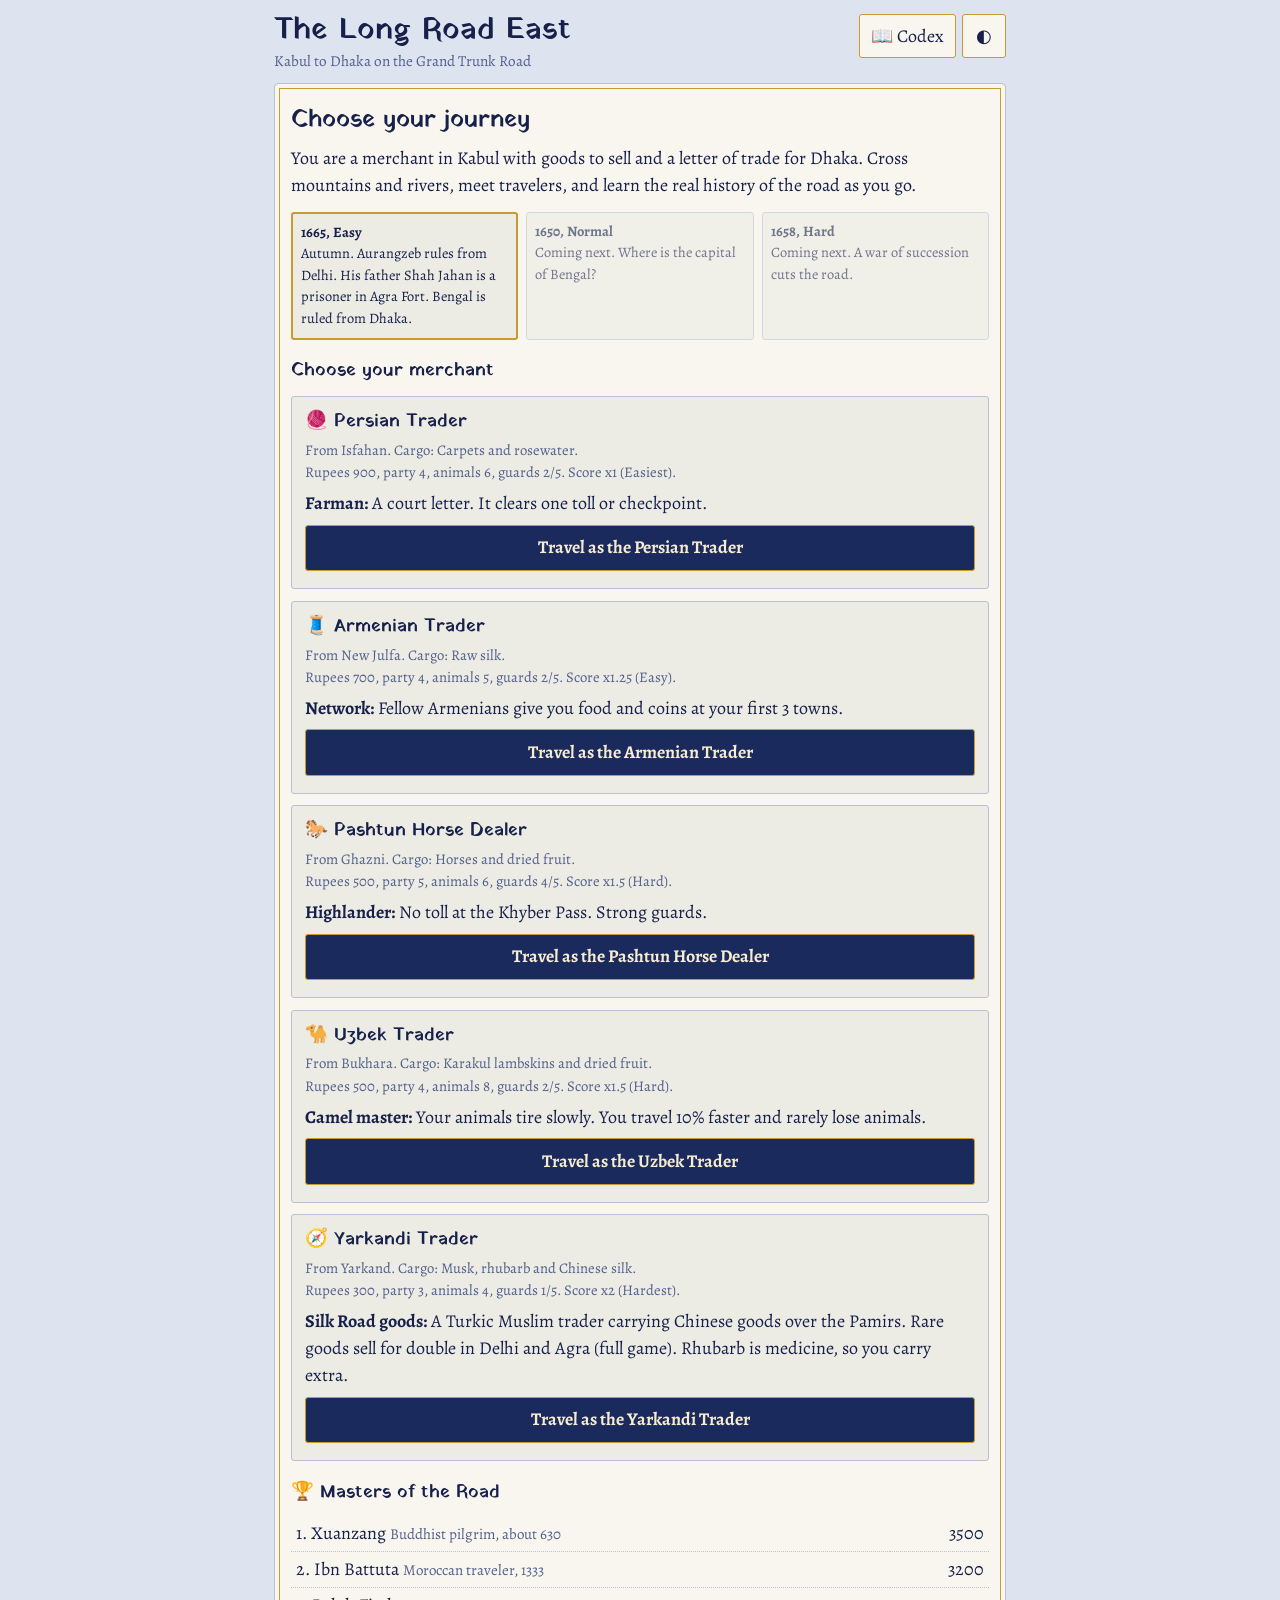
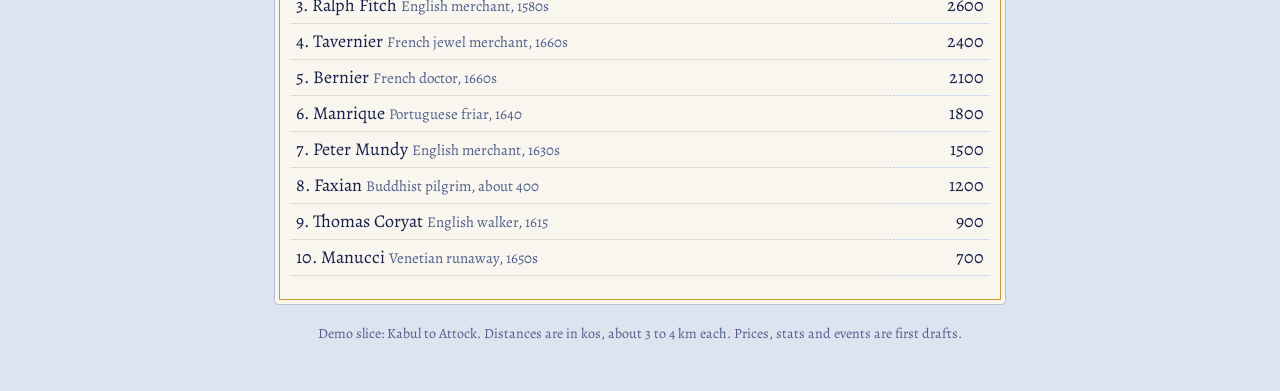
<file: baseline/index.html>
<!DOCTYPE html>
<html lang="en">
<head>
<meta charset="utf-8">
<meta name="viewport" content="width=device-width, initial-scale=1, viewport-fit=cover">
<title>The Long Road East: Kabul to Dhaka, 1665</title>
<link rel="preconnect" href="https://fonts.googleapis.com">
<link rel="preconnect" href="https://fonts.gstatic.com" crossorigin>
<link href="https://fonts.googleapis.com/css2?family=Alegreya:ital,wght@0,400;0,500;0,700;1,400&family=Yatra+One&display=swap" rel="stylesheet">
<style>
:root{
  box-sizing:border-box;
  padding-top:env(safe-area-inset-top,0px);
  padding-bottom:env(safe-area-inset-bottom,0px);
  --bg:#dde4f0; --panel:#f8f6ef; --panel2:#ecebe4; --ink:#16204a; --muted:#51608c;
  --gold:#a97a1a; --gold-line:#c79a32; --accent:#a8281a; --good:#2a7a5a;
  --btn:#1b2a5c; --btn-ink:#f6ecd0; --line:#b9c1d8; --stone:#b79a63;
}
@media (prefers-color-scheme:dark){
  :root:not([data-theme="light"]){
    --bg:#0d1430; --panel:#16204a; --panel2:#1f2c60; --ink:#efe7d2; --muted:#a9b3d6;
    --gold:#e5b44d; --gold-line:#e5b44d; --accent:#ff9a82; --good:#6fd0a6;
    --btn:#e5b44d; --btn-ink:#14204a; --line:#33437f; --stone:#d2b36f;
  }
}
:root[data-theme="dark"]{
  --bg:#0d1430; --panel:#16204a; --panel2:#1f2c60; --ink:#efe7d2; --muted:#a9b3d6;
  --gold:#e5b44d; --gold-line:#e5b44d; --accent:#ff9a82; --good:#6fd0a6;
  --btn:#e5b44d; --btn-ink:#14204a; --line:#33437f; --stone:#d2b36f;
}
html{scroll-padding-top:env(safe-area-inset-top,0px)}
*,*::before,*::after{box-sizing:inherit}
body{margin:0;background:var(--bg);color:var(--ink);font-family:"Alegreya",Georgia,"Times New Roman",serif;font-size:18px;line-height:1.5}
.wrap{max-width:760px;margin:0 auto;padding:14px 14px 40px}
h1,h2,h3,h4{font-family:"Yatra One","Alegreya",Georgia,serif;font-weight:400;margin:0}
h1{font-size:1.9rem;line-height:1.1}
h2{font-size:1.5rem;margin-bottom:.3rem}
h3{font-size:1.15rem;margin:1.1rem 0 .4rem}
h4{font-size:1rem;margin:.2rem 0 .3rem}
p{margin:.45rem 0}
.muted{color:var(--muted)}
.top{display:flex;justify-content:space-between;align-items:flex-start;gap:10px;margin-bottom:10px}
.sub{margin:.15rem 0 0;color:var(--muted);font-size:.95rem}
.tools{display:flex;gap:6px}
.tool{min-height:44px;min-width:44px;padding:0 .7rem;font:inherit;background:var(--panel);color:var(--ink);border:1px solid var(--gold-line);border-radius:3px;cursor:pointer}
.tool:hover{background:var(--btn);color:var(--btn-ink)}
button:focus-visible{outline:3px solid var(--accent);outline-offset:2px}

.hud{display:grid;grid-template-columns:repeat(4,1fr);gap:6px;margin-bottom:10px}
.chip{background:var(--panel);border:1px solid var(--line);border-radius:3px;padding:3px 6px;display:flex;flex-direction:column;align-items:center;line-height:1.15}
.chip .ic{font-size:1rem}.chip .lb{font-size:.72rem;color:var(--muted)}.chip b{font-size:1rem}
.dateline{grid-column:1/-1;text-align:center;color:var(--muted);font-size:.95rem}

.ribbon{position:relative;height:84px;margin:4px 0 12px}
.ribbon .line{position:absolute;top:44px;left:6%;right:6%;height:0;border-top:2px dashed var(--gold-line)}
.ribbon .node{position:absolute;top:22px;transform:translateX(-50%);text-align:center;width:74px}
.minar{width:14px;height:28px;margin:0 auto;background:var(--stone);clip-path:polygon(20% 0,80% 0,100% 100%,0 100%);opacity:.55}
.node.done .minar{opacity:1}.node.here .minar{opacity:1;background:var(--accent)}
.node span{display:block;font-size:.8rem;line-height:1.1;margin-top:2px}
.caravan{position:absolute;top:0;transform:translateX(-50%);font-size:1.6rem;transition:left .6s linear}

.panel{background:var(--panel);border:1px solid var(--line);border-radius:4px;padding:18px 16px;box-shadow:inset 0 0 0 4px var(--panel),inset 0 0 0 5px var(--gold-line)}
.msg{background:var(--panel2);border-left:4px solid var(--gold-line);padding:.5rem .7rem;margin:.6rem 0}
.mono{font-style:italic;color:var(--ink)}
.result{border-left:4px solid var(--good);padding:.3rem .7rem;margin:.7rem 0;background:var(--panel2)}

.btn{display:block;width:100%;min-height:44px;margin:6px 0;padding:.55rem .85rem;text-align:left;font:inherit;color:var(--ink);background:var(--panel2);border:1px solid var(--gold-line);border-radius:3px;cursor:pointer}
.btn:hover:not([disabled]){background:var(--btn);color:var(--btn-ink)}
.btn[disabled]{opacity:.5;cursor:not-allowed}
.btn.primary{background:var(--btn);color:var(--btn-ink);text-align:center;font-weight:700}
.btn.primary:hover:not([disabled]){background:var(--accent);color:#fff}
.btn.on{background:var(--btn);color:var(--btn-ink);font-weight:700}
.seg{display:flex;gap:6px}.seg .btn{text-align:center;margin:0;padding:.4rem .3rem}
.grid2{display:grid;grid-template-columns:1fr 1fr;gap:0 8px}
.row{display:flex;gap:8px}.row .btn{text-align:center}
.ctl{display:grid;grid-template-columns:1fr 1fr;gap:10px;margin:.8rem 0}

.party{display:grid;gap:5px;margin:.7rem 0}
.mem{display:grid;grid-template-columns:minmax(90px,1.1fr) 2fr 70px;gap:8px;align-items:center;font-size:.95rem}
.mem em{font-style:normal;text-align:right;color:var(--muted);font-size:.85rem}
.bar{display:block;height:9px;background:var(--panel2);border:1px solid var(--line);border-radius:5px;overflow:hidden}
.bar i{display:block;height:100%;background:var(--good)}
.mem.fair .bar i{background:#b8a02e}.mem.poor .bar i{background:#d08a2a}.mem.vpoor .bar i,.mem.dying .bar i{background:var(--accent)}
.mem.dead{opacity:.45;text-decoration:line-through}

.prog{height:16px;background:var(--panel2);border:1px solid var(--gold-line);border-radius:8px;overflow:hidden;margin:.6rem 0 .2rem}
.prog i{display:block;height:100%;background:var(--gold-line);transition:width .6s linear}
.log{list-style:none;margin:0;padding:0;font-size:.95rem;min-height:5.5em}
.log li{padding:2px 0;border-bottom:1px dotted var(--line)}

.card{border:1px solid var(--gold-line);background:var(--panel2);padding:.6rem .8rem;margin:.6rem 0;border-radius:3px}
.card b{font-family:"Yatra One",Georgia,serif;font-weight:400}
.kind{display:inline-block;font-size:.8rem;padding:0 .45rem;border:1px solid var(--gold-line);border-radius:10px;margin-right:.4rem;color:var(--muted)}
.locked{opacity:.6;font-style:italic}

.scen{display:grid;grid-template-columns:repeat(3,1fr);gap:8px;margin:.8rem 0}
.scen div{border:1px solid var(--line);padding:.5rem;font-size:.9rem;border-radius:3px;background:var(--panel2)}
.scen .act{border:2px solid var(--gold-line)}.scen .lock{opacity:.6}
.mc{border:1px solid var(--line);border-radius:3px;padding:.7rem .8rem;margin:.7rem 0;background:var(--panel2)}
.mc h3{margin:0 0 .2rem}.mc .facts{font-size:.92rem;color:var(--muted)}

.overlay{position:fixed;inset:0;background:rgba(5,9,25,.72);display:flex;align-items:flex-start;justify-content:center;padding:calc(14px + env(safe-area-inset-top,0px)) 12px calc(14px + env(safe-area-inset-bottom,0px));overflow-y:auto;z-index:20}
.overlay .panel{width:100%;max-width:640px}
.note{margin-top:18px;font-size:.88rem;color:var(--muted);text-align:center}
.score{width:100%;border-collapse:collapse;margin:.6rem 0}
.score td{padding:.25rem .3rem;border-bottom:1px dotted var(--line)}.score td:last-child{text-align:right}
.score tr.tot td{font-weight:700;border-bottom:2px solid var(--gold-line)}
@media (max-width:480px){body{font-size:17px}.mem{grid-template-columns:1fr 1fr 60px}.scen{grid-template-columns:1fr}}
.dayhead{display:flex;justify-content:space-between;align-items:baseline;gap:8px;border-bottom:2px solid var(--gold-line);padding-bottom:.3rem;margin-bottom:.6rem}
.dayhead b{font-family:"Yatra One",Georgia,serif;font-weight:400;font-size:1.6rem}
.dayhead span{color:var(--muted)}
.msg.warn{border-left-color:var(--accent)}
.btn small{display:block;font-size:.85rem;color:var(--muted)}
.btn:hover:not([disabled]) small{color:inherit}
.btn.sell{border-left:6px solid var(--good)}
.btn.buy{border-left:6px solid var(--gold-line)}
.field-row{display:grid;grid-template-columns:110px 1fr;gap:8px;align-items:center;margin:6px 0}
.field-row input{font:inherit;padding:.45rem .6rem;min-height:44px;border:1px solid var(--gold-line);border-radius:3px;background:var(--panel2);color:var(--ink)}
.huntfield{position:relative;height:240px;overflow:hidden;border:2px solid var(--gold-line);border-radius:4px;background:linear-gradient(var(--panel2),var(--panel));cursor:crosshair;touch-action:manipulation}
.prey{position:absolute;left:-10%;font-size:2rem;line-height:1;background:none;border:0;padding:6px;cursor:crosshair;color:inherit}
@media (prefers-reduced-motion:reduce){.caravan,.prog i{transition:none}}
</style>
</head>
<body>
<div class="wrap">
  <header class="top">
    <div>
      <h1>The Long Road East</h1>
      <p class="sub">Kabul to Dhaka on the Grand Trunk Road</p>
    </div>
    <div class="tools">
      <button class="tool" id="btnCodex" type="button">📖 Codex</button>
      <button class="tool" id="btnTheme" type="button" aria-label="Switch between light and dark">◐</button>
    </div>
  </header>
  <div id="hudHost"></div>
  <div id="ribbonHost"></div>
  <main id="screen"></main>
  <div id="modalHost"></div>
  <div id="codexHost"></div>
  <p class="note">Demo slice: Kabul to Attock. Distances are in kos, about 3 to 4 km each. Prices, stats and events are first drafts.</p>
</div>

<script>
(function(){
'use strict';

/* ---------- helpers ---------- */
const $=(s)=>document.querySelector(s);
const scr=$('#screen');
const rnd=(a,b)=>a+Math.random()*(b-a);
const chance=p=>Math.random()<p;
const clamp=(x,a,b)=>Math.max(a,Math.min(b,x));
const pick=a=>a[Math.floor(Math.random()*a.length)];
let G=null, reg=[], timer=null;
const TICK_MS=1400;
const PERSIST=true; // graves and the top-ten list are kept in this browser only
function load(k,d){ if(!PERSIST)return d; try{ const v=localStorage.getItem(k); return v?JSON.parse(v):d; }catch(e){ return d; } }
function store(k,v){ if(!PERSIST)return; try{ localStorage.setItem(k,JSON.stringify(v)); }catch(e){} }
const esc=t=>String(t).replace(/[&<>"']/g,c=>({'&':'&amp;','<':'&lt;','>':'&gt;','"':'&quot;',"'":'&#39;'}[c]));

function B(label,fn,cls,dis){ reg.push(fn); return '<button type="button" class="btn '+(cls||'')+'" data-r="'+(reg.length-1)+'"'+(dis?' disabled':'')+'>'+label+'</button>'; }
document.addEventListener('click',e=>{ const b=e.target.closest('[data-r]'); if(!b||b.disabled)return; const f=reg[+b.dataset.r]; if(f)f(); });

/* ---------- rules ---------- */
// Distance is measured in kos (roughly 3 to 4 km). Food is measured in person-days.
const PACES={
  steady:{label:'Steady',kos:6,hp:0,lame:0},
  hard:{label:'Hard',kos:8,hp:-2.5,lame:.02},
  forced:{label:'Forced',kos:10,hp:-5,lame:.06}
};
const RATIONS={
  filling:{label:'Filling',per:1,hp:1},
  meager:{label:'Meager',per:0.66,hp:-1.5},
  bare:{label:'Bare bones',per:0.33,hp:-4}
};
const FOOD_PACK=20, FOOD_COST=40, FODDER_PACK=20, FODDER_COST=15, MED_COST=60, GUIDE_COST=30, ONWARD=55;

const MERCHANTS=[
 {id:'persian',name:'Persian Trader',from:'Isfahan',icon:'🧶',cargo:'Carpets and rosewater',tags:['carpets','scent'],cash:900,party:['Hadi','Reza','Karim','Bahram'],animals:6,guard:2,mult:1,food:30,fodder:35,goods:10,med:1,diff:'Easiest',
  ab:'Farman',abText:'A court letter. It clears one toll or checkpoint.'},
 {id:'armenian',name:'Armenian Trader',from:'New Julfa',icon:'🧵',cargo:'Raw silk',tags:['silk'],cash:700,party:['Hovsep','Petros','Sargis','Avetik'],animals:5,guard:2,mult:1.25,food:30,fodder:30,goods:10,med:1,diff:'Easy',
  ab:'Network',abText:'Fellow Armenians give you food and coins at your first 3 towns.'},
 {id:'pashtun',name:'Pashtun Horse Dealer',from:'Ghazni',icon:'🐎',cargo:'Horses and dried fruit',tags:['horses','fruit'],cash:500,party:['Gul','Zarmast','Rahim','Wali','Dost'],animals:6,guard:4,mult:1.5,food:40,fodder:35,goods:8,med:1,diff:'Hard',
  ab:'Highlander',abText:'No toll at the Khyber Pass. Strong guards.'},
 {id:'uzbek',name:'Uzbek Trader',from:'Bukhara',icon:'🐪',cargo:'Karakul lambskins and dried fruit',tags:['fur','fruit'],cash:500,party:['Bakhtiyar','Olim','Timur','Rustam'],animals:8,guard:2,mult:1.5,food:32,fodder:45,goods:8,med:1,diff:'Hard',
  ab:'Camel master',abText:'Your animals tire slowly. You travel 10% faster and rarely lose animals.'},
 {id:'yarkandi',name:'Yarkandi Trader',from:'Yarkand',icon:'🧭',cargo:'Musk, rhubarb and Chinese silk',tags:['musk','silk'],cash:300,party:['Abdurahman','Tursun','Nurmuhammad'],animals:4,guard:1,mult:2,food:24,fodder:22,goods:6,med:4,diff:'Hardest',
  ab:'Silk Road goods',abText:'A Turkic Muslim trader carrying Chinese goods over the Pamirs. Rare goods sell for double in Delhi and Agra (full game). Rhubarb is medicine, so you carry extra.'}
];

const ROUTE=['kabul','jalalabad','khyber','peshawar','attock'];
const EDGES={
 kabul:[{to:'jalalabad',kos:42,name:'The Kabul River road',risk:.22,w:{wolves:.25,sick:.1,trader:.25,bandits:.15,water:.1,trade:.15},cold:true,game:['🐦','🐏'],
   flavor:['Snow shines on the peaks behind you.','You cross a river on a stone bridge.','Terraced fields cling to the hillsides.','A shepherd waves from a rocky slope.']}],
 jalalabad:[{to:'khyber',kos:22,name:'The road to the pass',risk:.26,w:{bandits:.35,wolves:.15,sick:.1,trader:.15,water:.15,trade:.1},low:true,game:['🐦','🐇'],
   flavor:['The hills turn dry and brown.','A caravan of camels passes, heading west.','You see a watchtower on a ridge.','Dust rises from the road.']}],
 khyber:[{to:'peshawar',kos:15,name:'Down from the pass',risk:.3,w:{bandits:.45,wolves:.1,sick:.1,trader:.15,water:.1,trade:.1},low:true,game:['🐇'],
   flavor:['The mountains fall behind you.','The valley opens into wide plains.','You smell woodsmoke from a village.']}],
 peshawar:[{to:'attock',kos:27,name:'The road past Akora, home of the Khattaks',risk:.24,w:{bandits:.25,water:.2,trade:.2,trader:.2,sick:.1,wolves:.05},low:true,game:['🐦','🐇','🦌'],
   flavor:['Wheat fields stretch across the Peshawar valley.','You pass the village of Akora, home of the Khattak chiefs.','A Mughal courier gallops past toward Peshawar.','Ahead, you glimpse the walls of Attock Fort.']}],
 attock:[]
};

const CARDS={
 kab_then:{stop:'kabul',kind:'Then',title:"Babur's Garden",text:"Babur, founder of the Mughal empire, died in Agra in 1530. He was first buried there, but, as he had wished, his body was later carried back to Kabul and laid in this terraced garden. In 1647 Shah Jahan added a small white marble mosque beside the grave."},
 kab_now:{stop:'kabul',kind:'Now',title:'Gate of the Empire',text:"In 1665 Kabul is a Mughal province and the empire's north-west gate. Aurangzeb rules from Delhi. Every autumn, caravans and Afghan trading clans leave Kabul for India before snow closes the passes. Horses, dried fruit and Central Asian goods go east; Indian cloth, indigo and sugar come back."},
 kab_food:{stop:'kabul',kind:'Food',title:'Kabul Fruit',text:"Kabul is famous for grapes, pomegranates, apricots and melons. Dried fruit keeps for months, so caravans carry it all over Asia. Babur wrote lovingly about Kabul's fruit in his memoirs, the Baburnama, and missed it badly in hot Hindustan."},
 kab_balkh:{stop:'kabul',kind:'Then',title:'The Balkh Disaster',text:"Only 18 years ago, in 1646 and 1647, Shah Jahan sent armies north over the Hindu Kush to conquer Balkh, the Mughals' old homeland. The campaign failed. During the retreat through the snowy mountains, thousands of soldiers and animals died."},
 kab_coin:{stop:'kabul',kind:'Trade',title:'The Silver Rupee',text:"Your coins are silver rupees. Sher Shah Suri issued the silver rupiya in the 1540s, and the Mughals kept it. Mughal coins carry Persian writing, not portraits: the emperor's name, the mint town and the date. Aurangzeb even removed the Muslim creed from his coins, so it would not be touched by unclean hands."},
 kab_echo:{stop:'kabul',kind:'Echo',title:'The Giant Buddhas',text:"About a week's ride west, two giant Buddhas stand carved into the cliffs at Bamiyan. They were made around 600 CE, more than a thousand years before your journey. By 1665 nobody there worships them, but travelers still marvel at them."},

 jal_then:{stop:'jalalabad',kind:'Then',title:"Babur's Garden of Loyalty",text:"In 1508 Babur laid out the Bagh-e-Wafa, the Garden of Loyalty, in this valley. He wrote proudly of its oranges and pomegranates. Later, by tradition, Akbar named the town Jalalabad after himself, Jalal-ud-din."},
 jal_now:{stop:'jalalabad',kind:'Now',title:'The Sarai Crowd',text:"Jalalabad is much lower than Kabul, so it is warm even in winter. It is the last big stop before the Khyber Pass. Its sarai is packed with camels, horses, merchants and soldiers, and crowds like this spread sickness."},
 jal_food:{stop:'jalalabad',kind:'Food',title:'Sugarcane and Oranges',text:"The warm valley grows sugarcane, oranges and rice, things that cannot grow in cold Kabul. Babur noticed this sharp change: a short ride down the river takes you from a world of snow to a world of citrus."},
 jal_echo:{stop:'jalalabad',kind:'Echo',title:'Hadda in Ruins',text:"Near Jalalabad lies Hadda, once a great Buddhist town with hundreds of stupas. Chinese pilgrims, Faxian around 400 CE and Xuanzang around 630 CE, came here to see a relic said to be a bone from the Buddha's skull. By 1665 Hadda is only mounds in the hills."},

 khy_then:{stop:'khyber',kind:'Then',title:'A Pass of Armies',text:"Alexander the Great's army marched down the Kabul River valley toward the Indus in 327 BCE. Later came Kushan kings, Mahmud of Ghazni and Babur. Under Akbar, Mughal engineers widened the Khyber road so carts could cross it."},
 khy_now:{stop:'khyber',kind:'Now',title:'Allowances and Tolls',text:"The Afridi and other Pashtun clans live in these mountains. Mughal emperors paid them yearly allowances to keep the pass open, and caravans paid tolls too. It was cheaper than fighting a war in hills that no army could fully control."},
 khy_people:{stop:'khyber',kind:'People',title:'The Warrior Poet in Chains',text:"Khushal Khan Khattak, chief of the Khattak clan and a great Pashto poet, once served the Mughals. Around 1664 Aurangzeb had him arrested and sent to a fortress prison in India. As you cross the pass in 1665, he is still a prisoner. Later he will write poems calling Pashtuns to unite against the Mughals."},
 khy_echo:{stop:'khyber',kind:'Echo',title:'The Revolt of 1672',text:"In 1672, only seven years after your trip, the Afridis and Mohmands rose against Aurangzeb and destroyed a Mughal army in this pass. The emperor himself came north to restore order. A road stays open only while the people beside it are satisfied."},

 pes_then:{stop:'peshawar',kind:'Then',title:'City of Kings',text:"Peshawar is one of the oldest living cities in South Asia. In the 2nd century CE, as Purushapura, it was a capital of the Kushan king Kanishka, who ruled lands from Central Asia to the Ganges and supported Buddhism. Tradition says Akbar gave the city its present name."},
 pes_now:{stop:'peshawar',kind:'Now',title:'Gateway Between Worlds',text:"In 1665 Peshawar is the meeting point of India and Central Asia. A Mughal governor rules from the Bala Hisar fort. The Mahabat Khan mosque, named after a Mughal governor and begun around 1630, rises above the bazaar."},
 pes_qissa:{stop:'peshawar',kind:'Culture',title:'Storytellers Bazaar',text:"Qissa Khwani means 'Storytellers' Bazaar.' Here travelers rested and shared tales from Kabul, Bukhara and Hindustan. Before newspapers, news and stories moved along the road the same way goods did."},
 pes_road:{stop:'peshawar',kind:'Road',title:"Sher Shah's Road",text:"Sher Shah Suri ruled north India from 1540 to 1545. In those few years he rebuilt the old road from Sonargaon in Bengal to the Indus, with shade trees, wells and many sarais. Akbar and Jahangir added kos minars, brick towers marking each kos. The British later called it the Grand Trunk Road."},
 pes_gor:{stop:'peshawar',kind:'Culture',title:'Gor Khatri',text:"On the city's high ground stands Gor Khatri, a holy place where Hindu yogis shaved their heads. Babur came to see it in 1505 and wrote about it in his memoirs. Peshawar has always mixed Muslims, Hindus and travelers from many lands."},
 road_bandit:{stop:'road',kind:'Road',title:'Keeping the Road Safe',text:'Sher Shah Suri made local village headmen answer for robberies in their area, and built sarais so travelers could sleep behind walls. The Mughals kept the system, but bandits never fully went away.'},
 road_wolves:{stop:'road',kind:'Road',title:'Behind Sarai Walls',text:'Sarais had high walls and one strong gate. Caravans slept inside with their animals when they could. Camping in the open was riskier.'},
 road_sick:{stop:'road',kind:'Road',title:'Hakims and Medicine',text:'Crowded sarais and camps spread sickness. Travelers carried medicines such as rhubarb root, and hakims, doctors trained in Unani (Greek-Islamic) medicine, treated the sick.'},
 road_village:{stop:'road',kind:'Road',title:'Villages of the Road',text:'Villages near the road sold food and fodder to caravans. A busy road made villages richer, and a quiet one made them poorer.'},
 road_cold:{stop:'road',kind:'Road',title:'Racing the Snow',text:'Caravans left Kabul in autumn to get through the mountains before winter. Late travelers faced freezing nights and snowed-in passes.'},
 pes_hamza:{stop:'peshawar',kind:'Culture',title:'The Tale of Amir Hamza',text:"Storytellers across the Persian-speaking world recited the Dastan of Amir Hamza, the adventures of the Prophet's uncle against giants and sorcerers. Emperor Akbar had it painted as the Hamzanama: about 1,400 large paintings on cloth, made over some 15 years."},
 att_now:{stop:'attock',kind:'Now',title:"Akbar's Fortress",text:"Akbar built Attock Fort in 1581 to 1583 to guard the main crossing of the Indus, the gateway between Punjab and the north-west. In 1665 its garrison and boatmen decide who crosses, and when."},
 att_river:{stop:'attock',kind:'Road',title:'Where Two Rivers Meet',text:"At Attock the muddy Kabul River pours into the clear, blue Indus, and the current swirls in whirlpools. In the dry season the Mughals laid a bridge of boats across the river. In the summer floods it was taken up, and travelers had to risk the ferries."},
 att_skins:{stop:'attock',kind:'Culture',title:'Rafts of Skins',text:"Boatmen on the Indus and Kabul rivers crossed on inflated animal skins, lying on them and kicking their legs. Rafts of skins tied together carried goods across."},
 att_echo:{stop:'attock',kind:'Echo',title:"Alexander's Bridge",text:"A few miles upstream, at Hund, the army of Alexander the Great crossed the Indus on a bridge of boats in 326 BCE. Almost two thousand years later, caravans still cross the same river the same way."},
 road_water:{stop:'road',kind:'Road',title:'Clean Water',text:"Dirty water spread dysentery, which travelers called the bloody flux. Sarais were built beside wells and water tanks so that caravans could drink safely."},
 road_trade:{stop:'road',kind:'Road',title:'Trading on the Road',text:"Caravans going in opposite directions traded with each other. Coins were not always needed: food, fodder and goods could simply be swapped, along with news of the road ahead."},
 road_hunt:{stop:'road',kind:'Road',title:'The Hunt',text:"Mughal emperors loved shikar, the royal hunt, with hawks, cheetahs and huge beats of hunters. Ordinary travelers hunted too: partridges, hares and wild sheep could feed a hungry caravan."},
 road_heat:{stop:'road',kind:'Road',title:'Heat on the Plains',text:"Before the cool season the plains are fiercely hot. Caravans set out before dawn and rested through midday. Sher Shah Suri planted shade trees along the road to protect travelers from the sun."},
 pes_echo:{stop:'peshawar',kind:'Echo',title:"Kanishka's Great Tower",text:"Chinese pilgrims, from Faxian around 400 CE to Xuanzang around 630 CE, wrote about a giant stupa at Peshawar built by King Kanishka, one of the tallest buildings of its age. By 1665 it is only a mound outside the city. Its relic casket will not be dug up until 1909."}
};

const STOPS={
 kabul:{name:'Kabul',icon:'🏔️',town:true,wants:['silk','carpets','porcelain'],famous:"Babur's garden, fruit and horse markets",cards:['kab_then','kab_now','kab_coin','kab_food','kab_balkh','kab_echo']},
 jalalabad:{name:'Jalalabad',icon:'🌴',town:true,wants:['scent','carpets'],famous:'A warm green valley below the mountains',cards:['jal_now','jal_food','jal_then','jal_echo']},
 khyber:{name:'Khyber Pass',icon:'⛰️',town:false,wants:[],famous:'The narrow gate between Afghanistan and India',cards:['khy_now','khy_people','khy_then','khy_echo']},
 attock:{name:'Attock',icon:'🌊',town:true,wants:['horses','fur','carpets'],famous:"Akbar's fortress above the Indus crossing",cards:['att_now','att_river','att_skins','att_echo']},
 peshawar:{name:'Peshawar',icon:'🕌',town:true,wants:['musk','horses','fur','silk'],famous:'City of travelers and storytellers',cards:['pes_now','pes_qissa','pes_hamza','pes_road','pes_gor','pes_echo','pes_then']}
};

/* ---------- state ---------- */
function newGame(m,names,month){
  G={m:m,month:month,screen:'title',day:0,money:m.cash,food:m.food,fodder:m.fodder,goods:m.goods,med:m.med,animals:m.animals,
     party:names.map(n=>({name:n,hp:100,alive:true,sick:false,ill:null,died:null})),
     pace:'steady',rations:'filling',node:'kabul',edge:null,kos:0,segEvents:0,
     codex:new Set(),newCards:0,log:[],msg:'',paused:false,modal:false,codexOpen:false,over:null,net:0,
     farman:m.id==='persian',mo:null,deaths:[],notes:[],starving:false};
}
const alive=()=>G.party.filter(p=>p.alive);
const guard=()=>G.m.guard;
function L(t){ G.log.push({d:G.day,t:t}); }
function give(id){ if(id && CARDS[id] && !G.codex.has(id)){ G.codex.add(id); G.newCards++; updateCodexBtn(); } }
function updateCodexBtn(){ $('#btnCodex').textContent='📖 Codex'+(G&&G.newCards?' ('+G.newCards+' new)':''); }
function note(icon,title,text){ G.notes.push({icon:icon,title:title,text:text}); }
function hLabel(hp){ return hp>=75?['Good','good']:hp>=50?['Fair','fair']:hp>=30?['Poor','poor']:hp>=10?['Very poor','vpoor']:['Dying','dying']; }
const CAUSE={hunger:'hunger',sickness:'fever',fever:'fever',dysentery:'dysentery, the bloody flux',drowning:'drowning',heat:'heatstroke',exhaustion:'exhaustion',bandits:'wounds from bandits',wolves:'wolf bites',conflict:'wounds from a clash in the pass',cold:'the cold'};
function where(){
  if(G.screen==='travel' && G.edge){ const left=Math.max(0,Math.round(G.edge.kos-G.kos)); return 'on the road from '+STOPS[G.node].name+' to '+STOPS[G.edge.to].name+', '+left+' kos short of '+STOPS[G.edge.to].name; }
  return 'at '+STOPS[G.node].name;
}
function damage(p,amt,cause){
  if(!p.alive) return;
  p.hp-=amt;
  if(p.hp<=0){
    p.hp=0; p.alive=false; p.died={cause:cause,day:G.day,where:where()};
    G.deaths.push({name:p.name,cause:cause,day:G.day,where:p.died.where});
    L(p.name+' has died of '+CAUSE[cause]+'.');
    const leader=(p===G.party[0]);
    note('🪦',p.name+' has died',p.name+' died of '+CAUSE[cause]+' on day '+G.day+', '+p.died.where+'. '+
      (leader?'He was the leader of your caravan.':'You bury him beside the road and mark the grave with a pile of stones.'));
    if(!G.over && (leader || alive().length===0)) G.over={cause:cause,who:p.name};
  }
}
function pay(a){
  if(G.money>=a){ G.money-=a; return 'You pay '+a+' rupees.'; }
  const m=G.money, short=a-m, bundles=Math.min(G.goods,Math.ceil(short/35));
  G.money=0; G.goods-=bundles; return 'You pay '+m+' rupees and '+bundles+' bundles of goods.';
}
function dateText(){ const d=new Date(1665,(G?G.month:9),15+(G?G.day:0)); return d.toLocaleDateString('en-GB',{day:'numeric',month:'long',year:'numeric'})+' (1076 AH)'; }

function speedInfo(){
  const r=[]; let f=1; const live=alive();
  const a=clamp(G.animals/G.party.length,.5,1); if(a<1){ f*=a; r.push('too few animals'); }
  const minhp=live.length?Math.min.apply(null,live.map(p=>p.hp)):100;
  if(minhp<30){ f*=.7; r.push('a badly weakened traveler'); } else if(minhp<50){ f*=.85; r.push('weak travelers'); }
  const sick=live.filter(p=>p.sick).length; if(sick){ f*=Math.max(.6,1-.12*sick); r.push(sick===1?'a sick traveler':sick+' sick travelers'); }
  if(G.food<=0){ f*=.6; r.push('hunger'); }
  if(G.fodder<=0){ f*=.75; r.push('hungry animals'); }
  if(G.m.id==='uzbek') f*=1.1;
  return {kos:Math.max(1,Math.round(PACES[G.pace].kos*f*10)/10),reasons:r};
}

function dailyTick(mode,msg){
  G.day++;
  if(msg) L(msg);
  const live=alive(), R=RATIONS[G.rations], P=PACES[G.pace];
  const need=R.per*live.length; let starved=false;
  if(G.food>=need){ G.food=Math.round((G.food-need)*100)/100; } else { G.food=0; starved=true; }
  const fneed=G.animals*0.5; let fstarve=false;
  if(G.fodder>=fneed){ G.fodder=Math.round((G.fodder-fneed)*100)/100; } else { G.fodder=0; fstarve=true; }
  if(starved && !G.starving) note('🍽️','Out of food','Your food has run out. Without food everyone loses strength fast, sickness spreads, and the caravan slows down. Buy food at the next town or village, or travelers will die.');
  G.starving=starved;
  for(const p of live){
    let d = mode==='rest' ? 3+R.hp : mode==='hunt' ? R.hp : P.hp+R.hp;
    if(starved) d-=12;
    if(p.sick) d-=5;
    const cause = p.sick?(p.ill||'fever') : starved?'hunger' : (mode==='travel' && P.hp<-1)?'exhaustion':'hunger';
    if(d>=0) p.hp=Math.min(100,p.hp+d); else damage(p,-d,cause);
    if(!p.alive) continue;
    if(p.sick && chance(mode==='rest'?.3:.1)){ L(p.name+' has recovered from '+(p.ill==='dysentery'?'dysentery':'his fever')+'.'); p.sick=false; p.ill=null; }
    else if(!p.sick && mode==='travel' && chance(.015+(p.hp<50?.05:0)+(G.rations==='bare'?.03:0)+(starved?.05:0))){
      makeSick(p, chance(.3)?'dysentery':'fever');
    }
  }
  if(fstarve){
    L('The animals have no fodder.');
    if(G.animals>0 && chance(G.m.id==='uzbek'?.25:.5)){ G.animals--; note('🐫','An animal has died','One of your animals died of hunger. Fewer animals means a slower caravan.'); }
  }
  if(mode==='travel' && G.edge && G.edge.low && G.month===8 && alive().length){
    L('A hot, dusty day on the plains.'); give('road_heat');
    alive().forEach(p=>damage(p,G.rations==='filling'?1.5:2.5,'heat'));
  }
  if(mode==='travel' && G.edge && G.edge.cold && G.month>=9 && G.day>(G.month===10?0:9) && alive().length){
    L('Snow on the passes. A freezing night.'); give('road_cold');
    alive().forEach(p=>damage(p,(G.rations==='filling'?1.5:3)*(G.month===10?1.6:1),'cold'));
  }
  if(mode==='travel' && P.lame && G.animals>0 && chance(P.lame*(G.m.id==='uzbek'?.5:1))){
    G.animals--; L('An animal went lame.');
    note('🐫','An animal went lame','The '+P.label.toLowerCase()+' pace was too much. One of your animals went lame and had to be left behind. Pushing hard saves days but costs animals and health.');
  }
}

function makeSick(p,ill){
  p.sick=true; p.ill=ill; L(p.name+' has '+(ill==='dysentery'?'dysentery':'a fever')+'.');
  note('🤒',p.name+' is sick', ill==='dysentery'
    ? p.name+' has dysentery, which travelers call the bloody flux. It comes from dirty water. A sick traveler loses health every day and slows the caravan. Medicine helps; rest gives a better chance to recover.'
    : p.name+' has a high fever. A sick traveler loses health every day and slows the whole caravan. Medicine cures fever, and resting gives a better chance to recover.');
}
function weather(){
  const e=G.edge;
  if(e&&e.cold&&G.month>=9&&G.day>(G.month===10?0:9)) return pick(['Freezing wind','Light snow','Bitter cold']);
  if(e&&e.low&&G.month===8) return pick(['Hot and dusty','Scorching sun','Hot and humid']);
  if(e&&e.cold) return pick(['Cold and clear','Cool and windy','Clear, cold nights']);
  return pick(['Clear and cool','Fine and mild','Cloudy','Windy']);
}

/* notices: shown one at a time, game pauses */
function flushNotes(after){
  if(!G.notes.length){ after&&after(); return; }
  G.modal=true; const n=G.notes.shift();
  $('#modalHost').innerHTML='<div class="overlay"><section class="panel"><h2>'+n.icon+' '+n.title+'</h2><p>'+n.text+'</p>'+
    B('OK',()=>{ $('#modalHost').innerHTML=''; G.modal=false; flushNotes(after); },'primary')+'</section></div>';
}

/* ---------- moments: one per stop ---------- */
function momentFor(id){
  const m=G.m;
  if(id==='kabul') return {icon:'🌄',title:'Kabul at dawn',multi:1,
    text:[
      'You stand above Kabul. Snow shines on the mountains. Below you is Bagh-e-Babur, a garden built in terraces.',
      '<span class="mono">"Babur conquered Hindustan, but he loved Kabul," you think. "He asked to be buried here, among his fruit trees. Every caravan to Hindustan starts where he rests."</span>',
      'It is autumn 1665, the season when caravans leave for India before snow closes the passes. Where do you go first?'],
    choices:[
      {label:'Walk the garden at dawn. It costs a day, but the party rests.',fn:()=>{ dailyTick('rest','You rest in Babur\'s garden.'); give('kab_then'); give('kab_coin');
        return 'An old Mughal clerk is reading beside Babur\'s grave. "He died in Agra in 1530," the clerk says, "but he never stopped missing Kabul\'s melons and cool air. So his body was brought back here, as he wished. Shah Jahan built that little marble mosque in 1647." He taps your purse. "And your silver rupees? Sher Shah Suri struck the first ones, not the Mughals. Our emperors simply kept a good idea." Your party feels rested.'; }},
      {label:'Go straight to the bazaar.',fn:()=>{ give('kab_now'); give('kab_food');
        return 'The bazaar roars. Horse dealers shout prices for horses from the north. Fruit sellers sit behind mountains of raisins, dried apricots and mulberries; dried fruit keeps for months, so it travels all over Asia. A camel driver tells you the news: every caravan is leaving for India now, before winter snow shuts the passes.'; }}
    ]};
  if(id==='jalalabad') return {icon:'🍊',title:'A hungry traveler',multi:1,
    text:[
      'Your stomach growls. You have left cold Kabul behind, and the air here is warm. It smells of woodsmoke and baked bread.',
      '<span class="mono">"Oranges and sugarcane," you think. "In Kabul they cannot grow. Here, a few days down the river, they grow everywhere."</span>',
      'What will you eat?'],
    choices:[
      {label:'Buy oranges and sugarcane (pay 15 rupees).',dis:()=>G.money<15,fn:()=>{ G.money-=15; alive().forEach(p=>{p.hp=Math.min(100,p.hp+10)}); give('jal_food'); give('jal_then');
        return 'A fruit seller grins as he hands over the oranges. "Babur Badshah himself planted a garden in this valley, the Bagh-e-Wafa, the Garden of Loyalty, in 1508. He boasted about its oranges and pomegranates in his book." The juice is sweet and cold. Everyone feels stronger.'; }},
      {label:'Eat from your own supplies (uses 1 day of food).',fn:()=>{ G.food=Math.max(0,G.food-alive().length); give('jal_food');
        return 'You chew hard naan and dried mulberries from Kabul. It fills you up. Around you, locals eat rice, oranges and sugarcane, crops of the warm valley that cold Kabul cannot grow.'; }},
      {label:'Eat at the crowded sarai kitchen (pay 5 rupees).',dis:()=>G.money<5,fn:()=>{
        G.money-=5; give('jal_now');
        let t='The sarai is a square of rooms around a big courtyard, with one strong gate that is shut at night. It is packed with camels, horses and men from a dozen lands. You eat rice and mutton for 5 rupees. ';
        const p=pick(alive());
        if(chance(.4)){ p.sick=true; L(p.name+' has fallen ill.'); return t+'But crowds spread sickness. By evening, '+p.name+' has a fever.'; }
        return t+'Crowds like this spread sickness, but tonight you are lucky. Nobody falls ill.'; }}
    ]};
  if(id==='khyber'){
    const ch=[];
    const done=t=>{ give('khy_now'); return t; };
    if(m.id==='pashtun') ch.push({label:'Greet him in Pashto and name your clan (free).',fn:()=>{ give('khy_people');
      return done('He studies you, then smiles. "A son of the hills! Go in peace." Then his face darkens. "Aurangzeb has thrown Khushal Khan Khattak into prison in India, a great chief and a great poet. The emperor buys our clans with money, but he does not trust us." Among the clans, kinship and honor open doors that money cannot.'); }});
    if(G.farman) ch.push({label:'Show your farman, the court letter.',fn:()=>{ G.farman=false;
      return done('His scribe reads it aloud. "Delhi pays our clans every year to keep this road open," the malik says, "and Delhi\'s paper is good. Pass." Your farman is used up.'); }});
    ch.push({label:'Pay the toll (pay 120 rupees).',fn:()=>done(pay(120)+' The malik counts it slowly. "The emperor pays our clans every year to keep this road open, and merchants pay us too. When the payments stop, the road closes." His men lower their bows.')});
    ch.push({label:'Haggle. Offer 70 rupees.',fn:()=>{
      const p=clamp(.3+guard()*.07+(m.id==='armenian'?.2:0),.2,.8);
      if(chance(p)) return done(pay(70)+' The malik laughs. "You bargain like a bazaar man. Fine. The emperor pays us more than you do."');
      return done('The malik scowls. "Insult me, and the price rises!" '+pay(180));
    }});
    ch.push({label:'Refuse and push through.',fn:()=>{
      if(chance(.25+guard()*.07)) return done('Your guards look steady. The malik tests your nerve, then waves you on in disgust. "Next time, merchant, my arrows will not wait."');
      const lost=Math.ceil(G.goods*.5); G.goods-=lost; const v=pick(alive()); damage(v,rnd(20,40),'conflict');
      return done('Arrows fly from the rocks. You lose '+lost+' bundles of goods'+(v.alive?', and '+v.name+' is wounded.':'.'));
    }});
    return {icon:'🧔',title:'A chief of the pass',multi:1,
      text:['The road climbs into dry, rocky hills. At the narrowest place, a rider waits on the ridge. Men with bows and swords watch from the rocks above you.',
            'He is an Afridi malik, a chief of the pass. He raises a hand. <span class="mono">"This road is old, and these hills are ours. Every caravan pays."</span>'],
      choices:ch};
  }
  if(id==='attock'){
    const high=(G.month===8);
    const wait=G.waitBonus||0;
    const risk=(base)=>clamp(base*(high?1.6:1)-wait,.02,.9);
    const can=c=>G.money+G.goods*35>=c;
    const lose=(pGoods,hurt)=>{ const lost=Math.ceil(G.goods*pGoods); G.goods-=lost; let t='You lose '+lost+' bundles of goods'; if(G.animals>0&&chance(.6)){G.animals--; t+=' and one animal';}
      if(hurt){ const v=pick(alive()); damage(v,rnd(35,70),'drowning'); t+=(v.alive?'. '+v.name+' is pulled out half-drowned.':'. '+v.name+' is swept away by the current.'); } return t+'.'; };
    const fin=t=>{ give('att_river'); G.waitBonus=0; return t; };
    const ch=[];
    ch.push({label:high?'Cross the bridge of boats (not laid yet: the river is too high)':'Cross the bridge of boats (pay '+(10+G.animals*2)+' rupees)',dis:()=>high||!can(10+G.animals*2),fn:()=>{
      const paid=pay(10+G.animals*2)+' ';
      if(chance(risk(.05))) return fin(paid+'The bridge sways in the current and a plank gives way. '+lose(.15,false));
      return fin(paid+'Boats are chained side by side across the river, with planks laid over them. Your animals step nervously onto the swaying bridge, but you all cross safely.'); }});
    ch.push({label:'Hire the ferry boats (pay 30 rupees)',dis:()=>!can(30),fn:()=>{
      const paid=pay(30)+' ';
      if(chance(risk(.12))) return fin(paid+'A whirlpool spins the ferry halfway across. '+lose(.25,chance(.3)));
      return fin(paid+'The boatmen row hard across the current, landing far downstream. You are across.'); }});
    ch.push({label:'Float across on inflated animal skins (pay 10 rupees)',dis:()=>!can(10),fn:()=>{
      const paid=pay(10)+' '; give('att_skins');
      if(chance(risk(.3))) return fin(paid+'The swimmers kick hard, but the current tears a raft loose. '+lose(.4,true));
      return fin(paid+'Local swimmers lie on inflated buffalo skins, kicking their legs, and tow your goods across on rafts. It is frightening, but it works.'); }});
    ch.push({label:'Swim the animals across yourselves (free, very dangerous)',fn:()=>{
      if(chance(risk(.5))) return fin('Halfway across, the current takes hold. '+lose(.5,true));
      return fin('You tie the goods high on the animals and drive them into the river. Soaked and terrified, you all reach the far bank.'); }});
    ch.push({label:'Wait a day for calmer water',fn:()=>{
      dailyTick('rest','You wait by the river at Attock.'); G.waitBonus=Math.min(.12,wait+.04); G.mo=null;
      return '__wait__'; }});
    return {icon:'🌊',title:'The Indus at Attock',multi:1,gives:['att_now'],
      text:['Below the walls of Akbar\'s fortress, two rivers meet. The muddy Kabul River crashes into the wide, blue Indus, and the water swirls in whirlpools.',
            'A boatman squints at the current. <span class="mono">"'+(high?'The summer floods are still high. The bridge of boats is not laid yet, and every crossing is dangerous.':'The water is low now, in the cool season. The bridge of boats is open, but the current is still strong.')+'"</span>',
            '<b>River:</b> '+(high?'high and very fast':'low, but fast at the meeting of the rivers')+'. <b>Width:</b> several hundred paces. <b>Your load:</b> '+G.goods+' bundles, '+G.animals+' animals.'+(wait?' The water looks a little calmer today.':''),
            'How will you cross?'],
      choices:ch};
  }
  if(id==='peshawar') return {icon:'🏮',title:'The storyteller',multi:2,gives:['pes_now'],
    text:['Evening in Peshawar. In a busy street, travelers sit on carpets by lamplight, sharing bread and sherbet. A white-bearded storyteller waves you over.',
          '<span class="mono">"Sit, merchant. I have time for two stories before the evening prayer."</span>',
          'Choose two things to ask him.'],
    choices:[
      {label:'Why is this street called Qissa Khwani?',fn:()=>{ give('pes_qissa'); give('pes_hamza');
        return '"Qissa means story. This is the Storytellers\' Bazaar," he says. "Men from Bukhara, Kabul and Hindustan rest here at night, and men like me earn our bread with tales." Then he begins the Dastan of Amir Hamza: the adventures of the Prophet\'s uncle, who fights giants, sorcerers and demons across the world. "Emperor Akbar loved this tale so much," he says, "that his painters spent fifteen years painting it on great sheets of cloth."'; }},
      {label:'What will I find on the road east to Lahore?',fn:()=>{ give('pes_road');
        return '"First, the Indus at Attock," he says. "Akbar built a great fort there, more than eighty years ago, to guard the crossing. Then Rohtas, the mighty fortress of Sher Shah Suri, who rebuilt this whole road with shade trees, wells and sarais. Along the way you will see brick towers, kos minars, standing one kos apart so couriers know the distance. And then Lahore! Shah Jahan\'s Shalimar Gardens, with hundreds of fountains, and the Wazir Khan mosque, covered in tiles painted with blue and yellow flowers."'; }},
      {label:'Are there ancient ruins near here?',fn:()=>{ give('pes_echo'); give('pes_then'); give('pes_gor');
        return 'He points beyond the walls. "See that great mound? Farmers dig old bricks out of it. Long ago this city was Purushapura, capital of King Kanishka, and he built a tower there so tall that monks walked all the way from China to see it. A pilgrim named Xuanzang wrote about it a thousand years ago." He lowers his voice. "And on the high ground is Gor Khatri, where Hindu yogis shave their heads. Babur himself came to see it, the first time he rode down this road."'; }}
    ]};
}

/* ---------- chrome ---------- */
function stopTimer(){ if(timer){clearInterval(timer);timer=null;} }
function hudHTML(){
  const items=[['money','💰','Rupees'],['food','🍞','Food'],['fodder','🌾','Fodder'],['goods','📦','Goods'],['med','💊','Medicine'],['animals','🐫','Animals'],['party','👥','Party'],['day','🗓️','Day']];
  return '<div class="hud" aria-label="Supplies"><div class="dateline" id="h-date"></div>'+items.map(i=>'<div class="chip"><span class="ic" aria-hidden="true">'+i[1]+'</span><span class="lb">'+i[2]+'</span><b id="h-'+i[0]+'">0</b></div>').join('')+'</div>';
}
function updateHud(){
  if(!G||!$('#h-money'))return;
  const set=(k,v)=>{ const e=$('#h-'+k); if(e)e.textContent=v; };
  set('money',Math.round(G.money)); set('food',Math.floor(G.food)); set('fodder',Math.floor(G.fodder)); set('goods',G.goods);
  set('med',G.med); set('animals',G.animals); set('party',alive().length+'/'+G.party.length); set('day',G.day);
  const d=$('#h-date'); if(d)d.textContent=dateText();
}
function ribbonHTML(){
  const pos=i=>6+88*i/(ROUTE.length-1);
  return '<div class="ribbon" aria-hidden="true"><div class="line"></div>'+ROUTE.map((id,i)=>'<div class="node" id="n-'+id+'" style="left:'+pos(i)+'%"><div class="minar"></div><span>'+STOPS[id].name+'</span></div>').join('')+'<div class="caravan" id="caravan" style="left:6%">🐫</div></div>';
}
function updateRibbon(){
  if(!G||!$('#caravan'))return;
  const idx=ROUTE.indexOf(G.node);
  const frac=(G.screen==='travel'&&G.edge)?clamp(G.kos/G.edge.kos,0,1):0;
  $('#caravan').style.left=(6+88*(idx+frac)/(ROUTE.length-1))+'%';
  ROUTE.forEach((id,i)=>{ const n=$('#n-'+id); if(!n)return; n.classList.toggle('done',i<idx||(i===idx&&G.screen!=='travel')); n.classList.toggle('here',i===idx&&G.screen!=='travel'); });
}
function showChrome(on){ $('#hudHost').innerHTML=on?hudHTML():''; $('#ribbonHost').innerHTML=on?ribbonHTML():''; updateHud(); updateRibbon(); updateCodexBtn(); }

function partyHTML(){
  return '<div class="party">'+G.party.map((p,i)=>{
    const lb=p.alive?hLabel(p.hp):['Died: '+CAUSE[p.died.cause]+', day '+p.died.day,'dead'];
    return '<div class="mem '+lb[1]+'"><span>'+p.name+(i===0?' (leader)':'')+(p.sick?' 🤒 '+(p.ill||'fever'):'')+'</span><span class="bar"><i style="width:'+(p.alive?Math.max(4,p.hp):0)+'%"></i></span><em>'+lb[0]+'</em></div>';
  }).join('')+'</div>';
}
function controlsHTML(){
  const seg=(obj,key)=>'<div class="seg">'+Object.keys(obj).map(k=>B(obj[k].label,()=>{G[key]=k;rerender();},G[key]===k?'on':'')).join('')+'</div>';
  const PH={steady:'Steady: 6 kos a day. The party slowly recovers.',hard:'Hard: 8 kos a day. Tiring, and animals may go lame.',forced:'Forced: 10 kos a day. Exhausting; animals often go lame.'};
  const RH={filling:'Filling: 1 food per person a day.',meager:'Meager: two-thirds as much. Slowly weakening.',bare:'Bare bones: one-third as much. Weakening fast, sickness likely.'};
  return '<div class="ctl"><div><h4>Pace</h4>'+seg(PACES,'pace')+'<p class="muted">'+PH[G.pace]+'</p></div><div><h4>Rations</h4>'+seg(RATIONS,'rations')+'<p class="muted">'+RH[G.rations]+'</p></div></div>';
}
function forecastHTML(){
  const live=alive().length||1;
  const fd=Math.floor(G.food/(RATIONS[G.rations].per*live)), fo=G.animals?Math.floor(G.fodder/(G.animals*.5)):0;
  const e=G.edge||(EDGES[G.node]||[])[0]; const sp=speedInfo();
  const left=e?Math.max(0,e.kos-(G.edge?G.kos:0)):0, leg=e?Math.ceil(left/sp.kos):0;
  const warn=e&&(fd<leg||fo<leg);
  let t='Food lasts about '+fd+' days. Fodder lasts about '+fo+' days.';
  if(e) t+=' '+STOPS[e.to].name+' is '+Math.ceil(left)+' kos away: about '+leg+' days at '+sp.kos+' kos a day.';
  if(sp.reasons.length) t+=' Slowed by '+sp.reasons.join(', ')+'.';
  if(warn) t+=' <b>You will run short before you arrive.</b> Buy more, or eat less.';
  return '<div class="'+(warn?'msg warn':'msg')+'">'+t+'</div>';
}
function rerender(){ if(G.screen==='stop')renderStop(); else if(G.screen==='travel')renderTravel(); }

/* ---------- title ---------- */
function renderTitle(){
  stopTimer(); reg=[]; G=null; showChrome(false);
  scr.innerHTML='<section class="panel"><h2>Choose your journey</h2>'+
   '<p>You are a merchant in Kabul with goods to sell and a letter of trade for Dhaka. Cross mountains and rivers, meet travelers, and learn the real history of the road as you go.</p>'+
   '<div class="scen"><div class="act"><b>1665, Easy</b><br>Autumn. Aurangzeb rules from Delhi. His father Shah Jahan is a prisoner in Agra Fort. Bengal is ruled from Dhaka.</div><div class="lock"><b>1650, Normal</b><br>Coming next. Where is the capital of Bengal?</div><div class="lock"><b>1658, Hard</b><br>Coming next. A war of succession cuts the road.</div></div>'+
   '<h3>Choose your merchant</h3>'+
   MERCHANTS.map(m=>'<div class="mc"><h3>'+m.icon+' '+m.name+'</h3><div class="facts">From '+m.from+'. Cargo: '+m.cargo+'.<br>Rupees '+m.cash+', party '+m.party.length+', animals '+m.animals+', guards '+m.guard+'/5. Score x'+m.mult+' ('+m.diff+').</div><p><b>'+m.ab+':</b> '+m.abText+'</p>'+B('Travel as the '+m.name,()=>startGame(m),'primary')+'</div>').join('')+
   '<h3>🏆 Masters of the Road</h3>'+topHTML(load('lre_top',null)||SEED_TOP)+'</section>';
}
function startGame(m){ renderSetup(m); }
function renderSetup(m){
  reg=[]; let month=9;
  const draw=()=>{
    reg=[];
    scr.innerHTML='<section class="panel"><h2>'+m.icon+' Your caravan</h2><p>Name the people in your caravan. Use your own name and your friends\' names if you like.</p>'+
      m.party.map((n,i)=>'<label class="field-row"><span>'+(i===0?'Leader':'Companion '+i)+'</span><input id="nm'+i+'" maxlength="16" value="'+esc(n)+'"></label>').join('')+
      '<h3>When will you leave Kabul?</h3>'+
      [[8,'September','Warm. The plains ahead are still very hot, and the Indus is still high from the summer floods.'],
       [9,'October','The usual caravan season. Cool, but snow may come if you linger.'],
       [10,'November','Late. Snow and freezing nights on the mountain road from the very start.']].map(o=>B('<b>'+o[1]+' 1665</b><br><small>'+o[2]+'</small>',()=>{ keep(); month=o[0]; draw(); },month===o[0]?'on':'')).join('')+
      B('Begin the journey',()=>{ keep(); begin(); },'primary')+B('Back',()=>renderTitle())+'</section>';
    names.forEach((n,i)=>{ const x=document.getElementById('nm'+i); if(x)x.value=n; });
  };
  const names=m.party.slice();
  const keep=()=>{ m.party.forEach((_,i)=>{ const x=document.getElementById('nm'+i); if(x) names[i]=(x.value.trim()||m.party[i]).slice(0,16); }); };
  const begin=()=>{ newGame(m,names.map(esc),month); showChrome(true); L('You leave Kabul with '+m.cargo.toLowerCase()+'.'); arrive('kabul'); };
  draw();
}

/* ---------- arrival and moments ---------- */
function arrive(id){
  stopTimer(); G.node=id; G.kos=0; G.edge=null; G.msg=''; G.paused=false; G.screen='moment';
  if(id!=='kabul') L('You reach '+STOPS[id].name+'.');
  if(STOPS[id].town && G.m.id==='armenian' && G.net<3){ G.net++; G.food+=8; G.money+=20; G.msg='Armenian friends welcome you with 8 food and 20 rupees. ('+G.net+' of 3)'; }
  const def=momentFor(id); (def.gives||[]).forEach(give);
  G.mo={def:def,used:[],results:[],done:false};
  updateHud(); updateRibbon(); renderMoment();
}
function renderMoment(){
  reg=[]; const mo=G.mo, d=mo.def;
  let h='<section class="panel"><h2>'+d.icon+' '+d.title+'</h2>'+d.text.map(t=>'<p>'+t+'</p>').join('');
  mo.results.forEach(r=>{ h+='<div class="result">'+r+'</div>'; });
  if(!mo.done){
    d.choices.forEach((c,i)=>{ if(mo.used.indexOf(i)>-1)return; h+=B(c.label,()=>chooseMoment(i),'',c.dis&&c.dis()); });
    if(d.multi>1 && mo.used.length>0) h+='<p class="muted">You can ask '+(d.multi-mo.used.length)+' more.</p>';
  } else h+=B('Continue',()=>flushNotes(()=>{ if(G.over) endGame('dead'); else renderStop(); }),'primary');
  scr.innerHTML=h+'</section>'; updateHud();
}
function chooseMoment(i){ const mo=G.mo; const r=mo.def.choices[i].fn(); if(r==='__wait__'){ G.mo={def:momentFor(G.node),used:[],results:[],done:false}; updateHud(); flushNotes(()=>{ if(G.over) endGame('dead'); else renderMoment(); }); return; } mo.results.push(r); mo.used.push(i); if(mo.used.length>=mo.def.multi) mo.done=true; renderMoment(); }

/* ---------- stop ---------- */
function unitPrice(){ const s=STOPS[G.node], i=ROUTE.indexOf(G.node); const match=G.m.tags.some(t=>s.wants.indexOf(t)>-1); return {price:Math.round(30*(1+0.25*i)*(match?1.5:1)),match:match}; }
function renderStop(){
  G.screen='stop'; stopTimer(); reg=[]; updateRibbon();
  const s=STOPS[G.node], edge=(EDGES[G.node]||[])[0], live=alive().length||1;
  let h='<section class="panel"><h2>'+s.icon+' '+s.name+'</h2><p class="muted">'+s.famous+'</p>';
  if(G.msg) h+='<div class="msg">'+G.msg+'</div>';
  if(G.node==='kabul' && G.day<=1){
    const n=alive().length, legs=Object.keys(EDGES).reduce((a,k)=>a+(EDGES[k][0]?EDGES[k][0].kos:0),0), days=Math.ceil(legs/6);
    h+='<div class="msg"><b>Daulat Beg, a karwan-bashi (caravan master), gives you advice:</b> "From here to Attock is '+legs+' kos, about '+days+' days at a steady pace. Your '+n+' people eat '+n+' food a day, so carry at least '+(n*8)+', enough to reach Jalalabad with some to spare. You can buy more on the way, but prices on the road are worse. Each animal eats half a bundle of fodder a day. Buy a medicine or two, because fevers are common. And sell little here: your goods fetch more the farther east you take them."</div>';
  }
  h+='<h3>Your party</h3>'+partyHTML()+controlsHTML()+forecastHTML();
  if(s.town){
    const u=unitPrice();
    h+='<h3>💰 Sell your goods</h3><p>You carry <b>'+G.goods+' bundles</b> of '+G.m.cargo.toLowerCase()+'. Buyers here want '+s.wants.join(', ')+'. '+
       (u.match?'They want your cargo, so they pay extra: ':'They do not especially want your cargo: ')+'<b>'+u.price+' rupees a bundle</b>.</p>'+
       '<p class="muted">Goods are worth more the farther east you carry them. Unsold goods count '+ONWARD+' rupees each at the end of the demo.</p>';
    const sell=n=>{ const k=Math.min(n,G.goods); G.money+=k*u.price; G.goods-=k; G.msg='You sold '+k+' bundle'+(k>1?'s':'')+' and received '+(k*u.price)+' rupees.'; updateHud(); renderStop(); };
    h+='<div class="grid2">'+B('Sell 1 bundle<br><small>you get '+u.price+' rupees</small>',()=>sell(1),'sell',G.goods<1)+
       B('Sell 5 bundles<br><small>you get '+u.price*Math.min(5,G.goods)+' rupees</small>',()=>sell(5),'sell',G.goods<1)+'</div>'+
       B('Sell all '+G.goods+' bundles<br><small>you get '+u.price*G.goods+' rupees</small>',()=>sell(G.goods),'sell',G.goods<1);
    const buy=(k,n,c,label)=>{ G.money-=c; G[k]+=n; G.msg='You bought '+label+' for '+c+' rupees.'; updateHud(); renderStop(); };
    h+='<h3>🛒 Buy supplies</h3><p>You have <b>'+Math.round(G.money)+' rupees</b>.</p>'+
       B('Buy '+FOOD_PACK+' food<br><small>you pay '+FOOD_COST+' rupees. Feeds your party about '+Math.floor(FOOD_PACK/live)+' days</small>',()=>buy('food',FOOD_PACK,FOOD_COST,FOOD_PACK+' food'),'buy',G.money<FOOD_COST)+
       B('Buy '+FODDER_PACK+' fodder<br><small>you pay '+FODDER_COST+' rupees. Feeds your animals about '+(G.animals?Math.floor(FODDER_PACK/(G.animals*.5)):0)+' days</small>',()=>buy('fodder',FODDER_PACK,FODDER_COST,FODDER_PACK+' fodder'),'buy',G.money<FODDER_COST)+
       B('Buy 1 medicine<br><small>you pay '+MED_COST+' rupees. Cures one fever</small>',()=>buy('med',1,MED_COST,'1 medicine'),'buy',G.money<MED_COST);
  }
  h+='<h3>🧭 People and places</h3>';
  const locked=s.cards.filter(c=>!G.codex.has(c));
  h+=B(locked.length?'Hire a local guide<br><small>you pay '+GUIDE_COST+' rupees. Learn something new about '+s.name+'</small>':'You have learned everything here',()=>{
    G.money-=GUIDE_COST; const c=locked[0]; give(c); G.msg='Your guide tells you: <b>'+CARDS[c].title+'.</b> '+CARDS[c].text; updateHud(); renderStop(); window.scrollTo(0,0);
  },'',!locked.length||G.money<GUIDE_COST);
  h+=B('Rest a day<br><small>everyone recovers some health, but food is used</small>',()=>{
    dailyTick('rest','You rest in '+s.name+'.'); G.msg='You rested for a day. Everyone feels a little better.'; updateHud();
    flushNotes(()=>{ if(G.over) endGame('dead'); else renderStop(); });
  });
  if(edge) h+=B('Set out for '+STOPS[edge.to].name+' ('+edge.kos+' kos)',()=>startTravel(edge),'primary');
  else h+=B('Finish the demo journey',()=>endGame('win'),'primary');
  scr.innerHTML=h+'</section>'; updateHud();
}

/* ---------- travel ---------- */
function startTravel(edge){
  G.edge=edge; G.kos=0; G.segEvents=0; G.paused=false; G.msg=''; G.screen='travel';
  L('You set out on '+edge.name+'.');
  renderTravel(); stopTimer(); timer=setInterval(tickTravel,TICK_MS);
}
function renderTravel(){
  G.screen='travel'; reg=[]; const e=G.edge;
  scr.innerHTML='<section class="panel"><div class="dayhead"><b id="dayNum"></b><span id="dayDate"></span></div>'+
    '<h2>On the road to '+STOPS[e.to].name+'</h2><p class="muted">'+e.name+'</p>'+
    '<div class="prog"><i id="prog"></i></div><p id="progTxt"></p>'+controlsHTML()+'<div id="forecast"></div>'+
    '<div class="row">'+B(G.paused?'▶ Resume':'⏸ Pause',()=>{ G.paused=!G.paused; renderTravel(); })+B('🏹 Hunt',()=>startHunt())+
    B('Rest a day',()=>{ if(G.modal)return; dailyTick('rest','You rest by the road for a day.'); updateTravel(); flushNotes(()=>{ if(G.over){stopTimer();endGame('dead');} else updateTravel(); }); })+'</div>'+
    '<h3>Party</h3><div id="partyHost"></div><h3>Trail log</h3><ul class="log" id="log"></ul></section>';
  updateTravel();
}
function updateTravel(){
  if(G.screen!=='travel')return;
  const e=G.edge;
  const set=(id,html)=>{ const x=$('#'+id); if(x)x.innerHTML=html; };
  set('dayNum','Day '+G.day); set('dayDate',dateText()+'<br>'+(G.wx||'Clear'));
  const pr=$('#prog'); if(pr)pr.style.width=clamp(G.kos/e.kos*100,0,100)+'%';
  set('progTxt',(G.paused?'<b>Paused.</b> ':'')+Math.round(G.kos)+' of '+e.kos+' kos traveled.');
  set('forecast',forecastHTML()); set('partyHost',partyHTML());
  set('log',G.log.slice(-8).reverse().map(x=>'<li><b>Day '+x.d+':</b> '+x.t+'</li>').join(''));
  updateHud(); updateRibbon();
}
function tickTravel(){
  if(!G||G.screen!=='travel'||G.paused||G.modal||G.codexOpen)return;
  const e=G.edge, sp=speedInfo(); const before=G.kos;
  G.kos=Math.min(e.kos,G.kos+sp.kos); G.wx=weather();
  load('lre_graves',[]).filter(g=>g.edge===G.node+'-'+e.to && g.kos>before && g.kos<=G.kos).slice(-1).forEach(g=>note('🪦','A grave by the road','Beside the road you find a pile of stones. Here lies <b>'+g.name+'</b>, a '+g.merchant+', who died of '+g.cause+' in '+g.month+'.'+(g.epitaph?' Someone has scratched words on a stone: <i>"'+g.epitaph+'"</i>':'')));
  const left=Math.max(0,e.kos-G.kos);
  dailyTick('travel','Traveled '+sp.kos+' kos'+(sp.reasons.length?' (slowed by '+sp.reasons.join(', ')+')':'')+'. '+(left>0?Math.ceil(left)+' kos to '+STOPS[e.to].name+'.':STOPS[e.to].name+' is in sight.'));
  if(chance(.3)) L(pick(e.flavor));
  updateTravel();
  flushNotes(()=>{
    if(G.over){ stopTimer(); endGame('dead'); return; }
    if(G.kos>=e.kos){ stopTimer(); arrive(e.to); return; }
    if(G.segEvents<2 && chance(e.risk)){ G.segEvents++; showEvent(makeEvent(e)); }
  });
}

/* ---------- road events ---------- */
function makeEvent(e){
  const w=e.w; let r=Math.random()*Object.keys(w).reduce((a,k)=>a+w[k],0), kind='trader';
  for(const k of Object.keys(w)){ r-=w[k]; if(r<=0){kind=k;break;} }
  if(kind==='sick' && alive().every(p=>p.sick)) kind='trader';
  return {bandits:evBandits,wolves:evWolves,sick:evSick,trader:evTrader,water:evWater,trade:evTrade}[kind]();
}
function evBandits(){
  const gs=guard(), pw=clamp(.28+gs*.1+alive().length*.02,.15,.85);
  return {icon:'🗡️',title:'Bandits!',card:'road_bandit',
   text:'A gang of riders blocks the road. They carry swords and bows. One shouts, "Leave your goods, or leave your lives!"',
   choices:[
    {label:'Fight them off. Your guards are '+(gs>=4?'strong':gs>=2?'steady':'few')+'.',fn:()=>{
      if(chance(pw)) return 'Your guards drive the bandits away. Nobody is badly hurt.';
      const lost=Math.ceil(G.goods*.3); G.goods-=lost; const v=pick(alive()); damage(v,rnd(30,55),'bandits');
      return 'The fight goes badly. You lose '+lost+' bundles of goods, and '+v.name+(v.alive?' is badly wounded.':' is killed.'); }},
    {label:'Pay them 50 rupees to let you pass.',dis:G.money<50,fn:()=>{ G.money-=50; return 'The bandits take the coins and ride away. An expensive lesson.'; }},
    {label:'Hide your goods and push on.',fn:()=>{
      if(chance(.5)) return 'The bandits search your loads and find only dust and old rope. They give up.';
      const lost=Math.ceil(G.goods*.5); G.goods-=lost; return 'They find the hidden goods. You lose '+lost+' bundles.'; }}
   ]};
}
function evWolves(){
  return {icon:'🐺',title:'Wolves at night',card:'road_wolves',
   text:'At night, wolves circle your camp. Your animals stamp and pull at their ropes.',
   choices:[
    {label:'Light big fires and keep watch all night.',fn:()=>{ alive().forEach(p=>{p.hp=Math.max(1,p.hp-4)}); if(chance(.85)) return 'The fires hold the wolves back. Everyone is tired in the morning.'; if(G.animals>0)G.animals--; return 'In spite of the fires, the wolves drag away one of your animals in the dark.'; }},
    {label:'Trust the dogs and sleep.',fn:()=>{ if(chance(.5)) return 'The dogs bark, the wolves slink off, and you sleep well.'; if(G.animals>0)G.animals--; return 'While you sleep, the wolves kill one of your animals.'; }}
   ]};
}
function evSick(){
  const p=pick(alive().filter(x=>!x.sick));
  return {icon:'🤒',title:p.name+' has a fever',card:'road_sick',
   text:p.name+' shivers and cannot eat. Fever spreads fast on the road.',
   choices:[
    {label:'Use a medicine.',dis:G.med<1,fn:()=>{ G.med--; return p.name+' takes the medicine and feels better by morning.'; }},
    {label:'Rest for 2 days.',fn:()=>{ dailyTick('rest','You rest to let '+p.name+' recover.'); dailyTick('rest'); return 'You rest two days. Food runs down, but the fever breaks.'; }},
    {label:'Keep going and hope.',fn:()=>{ p.sick=true; p.ill='fever'; L(p.name+' rides on with a fever.'); return p.name+' rides on, weak and burning. The fever stays, and the caravan slows.'; }}
   ]};
}
function evTrader(){
  return {icon:'🧺',title:'A village by the road',card:'road_village',
   text:'A farmer waves from a field. "Fresh bread and fodder, traveler! Fair prices!"',
   choices:[
    {label:'Buy 20 food (pay 40 rupees).',dis:G.money<40,fn:()=>{ G.money-=40; G.food+=20; return 'You buy warm bread and dried peas.'; }},
    {label:'Buy 20 fodder (pay 15 rupees).',dis:G.money<15,fn:()=>{ G.money-=15; G.fodder+=20; return 'Your animals will be glad.'; }},
    {label:'Wave and move on.',fn:()=>'You nod, and the caravan moves on.'}
   ]};
}
function evWater(){
  return {icon:'💧',title:'Bad water',card:'road_water',
   text:'The only water nearby is a muddy, slow stream. Animals have trampled the banks. Your party is thirsty.',
   choices:[
    {label:'Drink it as it is.',fn:()=>{ if(chance(.45)){ const p=pick(alive()); makeSick(p,'dysentery'); return 'The water tastes of mud. By night, '+p.name+' has terrible cramps.'; } return 'It tastes of mud, but nobody falls ill. You were lucky.'; }},
    {label:'Boil it first (uses half a day).',fn:()=>{ G.kos=Math.max(0,G.kos-3); return 'You gather wood and boil the water. You lose half a day of travel, but the water is safe.'; }},
    {label:'Search the hills for a clean spring.',fn:()=>{ G.kos=Math.max(0,G.kos-3); if(chance(.7)) return 'A shepherd points you to a clear spring among the rocks. The water is cold and clean.'; const p=pick(alive()); makeSick(p,'dysentery'); return 'You find nothing and drink from the stream after all. '+p.name+' falls ill.'; }}
   ]};
}
function evTrade(){
  const give1=Math.max(1,Math.min(2,G.goods)), food=G.m.id==='armenian'?18:12;
  return {icon:'🤝',title:'A caravan heading west',card:'road_trade',
   text:'A caravan coming from India stops beside you. Its leader looks at your loads. "We have more food than we need. Trade me '+give1+' bundle'+(give1>1?'s':'')+' of your goods for '+food+' food?"',
   choices:[
    {label:'Accept the trade.',dis:G.goods<1,fn:()=>{ G.goods-=give1; G.food+=food; return 'You shake hands. Your party will eat well for a few days.'; }},
    {label:'Ask him for news of the road instead.',fn:()=>'"Bandits near the Khyber last month," he says. "And at Attock the boatmen charge whatever they like. Keep your purse close."'},
    {label:'Decline politely.',fn:()=>'He shrugs, wishes you a safe road, and moves on west.'}
   ]};
}

/* hunting mini-game */
const PREY={'🐦':{name:'partridge',meat:2,speed:1},'🐇':{name:'hare',meat:3,speed:1.2},'🐏':{name:'wild sheep',meat:12,speed:.8},'🦌':{name:'deer',meat:15,speed:1}};
function startHunt(){
  if(G.modal||G.screen!=='travel')return;
  G.modal=true; const game=G.edge.game||['🐦'];
  let arrows=6, meat=0, secs=15, over=false; const got=[];
  $('#modalHost').innerHTML='<div class="overlay"><section class="panel"><h2>🏹 Hunting</h2><p>Click or tap the animals to shoot. You have 6 arrows and 15 seconds. Hunting takes the whole day. You can carry back up to '+(alive().length*5)+' food.</p><div class="huntfield" id="field"></div><p id="huntStat"></p></section></div>';
  const field=$('#field'), stat=$('#huntStat');
  const upd=()=>{ stat.textContent='Arrows: '+arrows+'. Time: '+secs+'s. Meat: '+meat+'.'; };
  upd();
  field.addEventListener('click',ev=>{
    if(over||arrows<=0)return; arrows--;
    const t=ev.target.closest('.prey');
    if(t&&!t.dataset.hit){ t.dataset.hit='1'; const p=PREY[t.dataset.k]; meat+=p.meat; got.push(p.name); t.textContent='✨'; setTimeout(()=>t.remove(),250); }
    upd(); if(arrows<=0) finish();
  });
  const spawn=setInterval(()=>{
    if(over)return; const k=pick(game), p=PREY[k];
    const el=document.createElement('button'); el.type='button'; el.className='prey'; el.dataset.k=k; el.textContent=k; el.setAttribute('aria-label',p.name);
    const ltr=chance(.5); el.style.top=(8+Math.random()*70)+'%'; if(!ltr) el.style.transform='scaleX(-1)';
    field.appendChild(el);
    const dur=(2200+Math.random()*1800)/p.speed, t0=performance.now();
    const step=now=>{ if(!el.isConnected)return; const f=(now-t0)/dur; if(f>=1||over){ el.remove(); return; } el.style.left=(ltr?-10+f*115:105-f*115)+'%'; requestAnimationFrame(step); };
    requestAnimationFrame(step);
  },850);
  const clock=setInterval(()=>{ secs--; upd(); if(secs<=0) finish(); },1000);
  function finish(){
    if(over)return; over=true; clearInterval(spawn); clearInterval(clock);
    const carry=Math.min(meat,alive().length*5); G.food+=carry; give('road_hunt');
    dailyTick('hunt','You spent the day hunting.');
    const txt=got.length?'You shot '+got.length+' animal'+(got.length>1?'s':'')+' ('+got.join(', ')+') for '+meat+' food.'+(carry<meat?' You can only carry back '+carry+'.':''):'You came back empty-handed.';
    $('#modalHost').innerHTML='<div class="overlay"><section class="panel"><h2>🏹 The hunt is over</h2><div class="result">'+txt+'</div><p class="muted"><b>Did you know?</b> '+CARDS.road_hunt.text+'</p>'+
      B('Continue',()=>{ $('#modalHost').innerHTML=''; G.modal=false; flushNotes(()=>{ if(G.over){ stopTimer(); endGame('dead'); return; } updateTravel(); }); },'primary')+'</section></div>';
  }
}

function showEvent(ev){
  G.modal=true;
  let h='<div class="overlay"><section class="panel"><h2>'+ev.icon+' '+ev.title+'</h2><p>'+ev.text+'</p>';
  ev.choices.forEach(c=>{ h+=B(c.label,()=>resolveEvent(ev,c.fn()),'',c.dis); });
  $('#modalHost').innerHTML=h+'</section></div>';
}
function resolveEvent(ev,text){
  give(ev.card);
  $('#modalHost').innerHTML='<div class="overlay"><section class="panel"><h2>'+ev.icon+' '+ev.title+'</h2><div class="result">'+text+'</div><p class="muted"><b>Did you know?</b> '+CARDS[ev.card].text+'</p>'+
    B('Continue',()=>{ $('#modalHost').innerHTML=''; G.modal=false; flushNotes(()=>{ if(G.over){ stopTimer(); endGame('dead'); return; } updateTravel(); }); },'primary')+'</section></div>';
}

/* ---------- codex ---------- */
function cardBox(id){ const c=CARDS[id]; return '<div class="card"><span class="kind">'+c.kind+'</span><b>'+c.title+'</b><p>'+c.text+'</p></div>'; }
function openCodex(){
  const host=$('#codexHost'); if(host.innerHTML){ host.innerHTML=''; if(G)G.codexOpen=false; return; }
  if(G){ G.codexOpen=true; G.newCards=0; updateCodexBtn(); }
  const total=Object.keys(CARDS).length, known=G?G.codex.size:0;
  let h='<div class="overlay"><section class="panel"><h2>📖 Codex</h2><p class="muted">'+known+' of '+total+' entries found. The game is paused while you read. Talk to people, make choices, or hire guides to find more.</p>';
  ROUTE.concat(['road']).forEach(id=>{
    h+='<h3>'+(id==='road'?'🛤️ On the road':STOPS[id].icon+' '+STOPS[id].name)+'</h3>';
    Object.keys(CARDS).filter(k=>CARDS[k].stop===id).forEach(k=>{
      h+= (G&&G.codex.has(k)) ? cardBox(k) : '<div class="card locked"><span class="kind">'+CARDS[k].kind+'</span>Not found yet</div>';
    });
  });
  host.innerHTML=h+B('Close',()=>{ host.innerHTML=''; if(G)G.codexOpen=false; },'primary')+'</section></div>';
}

/* ---------- end ---------- */
const LESSON={
  hunger:'Caravans planned food and fodder with care. Sarais and villages sold supplies, but running out on a mountain road could be deadly.',
  sickness:'Crowded sarais and long marches spread disease. Travelers carried medicines and relied on local healers called hakims.',
  exhaustion:'Pushing too hard wore out people and animals. Caravans moved at an even pace and rested at sarais about every day\'s march.',
  bandits:'The Mughal empire kept guard posts and sarais along the road because robbery was a constant danger. Big caravans and hired guards were safer.',
  wolves:'Wild animals were a real danger in the hills. Sarai walls and night fires protected caravans.',
  fever:'Fevers were the most common killers on the road. Travelers carried medicines such as rhubarb and relied on hakims, healers trained in Unani medicine.',
  dysentery:'Dirty water spread dysentery, the bloody flux. Sarais were built beside wells and tanks so caravans could find clean water.',
  drowning:'Great rivers like the Indus were the most dangerous part of the road. That is why the Mughals laid bridges of boats in the dry season and built forts like Attock to control the crossings.',
  heat:'Before the cool season the plains are fiercely hot. Caravans traveled early in the morning, rested at midday, and Sher Shah planted shade trees along the road.',
  cold:'Caravans left Kabul in autumn to cross the mountains before winter. Lingering too long meant snow, freezing nights and closed passes.',
  conflict:'Passes like Khyber were controlled by local clans. Empires paid them allowances rather than fight them. Refusing to pay could be deadly.'
};
const SEED_TOP=[
  {name:'Xuanzang',merchant:'Buddhist pilgrim, about 630',score:3500},{name:'Ibn Battuta',merchant:'Moroccan traveler, 1333',score:3200},
  {name:'Ralph Fitch',merchant:'English merchant, 1580s',score:2600},{name:'Tavernier',merchant:'French jewel merchant, 1660s',score:2400},
  {name:'Bernier',merchant:'French doctor, 1660s',score:2100},{name:'Manrique',merchant:'Portuguese friar, 1640',score:1800},
  {name:'Peter Mundy',merchant:'English merchant, 1630s',score:1500},{name:'Faxian',merchant:'Buddhist pilgrim, about 400',score:1200},
  {name:'Thomas Coryat',merchant:'English walker, 1615',score:900},{name:'Manucci',merchant:'Venetian runaway, 1650s',score:700}];
function topHTML(list){ return '<table class="score">'+list.map((x,i)=>'<tr'+(x.mine?' class="tot"':'')+'><td>'+(i+1)+'. '+x.name+' <small class="muted">'+x.merchant+'</small></td><td>'+x.score+'</td></tr>').join('')+'</table>'; }
function saveGrave(epi){
  const d=G.deaths.find(x=>x.name===G.party[0].name); if(!d)return;
  const gs=load('lre_graves',[]); const edge=G.edge?(G.node+'-'+G.edge.to):G.node;
  gs.push({edge:edge,kos:G.edge?Math.max(1,Math.round(G.kos)):0,name:d.name,merchant:G.m.name.toLowerCase(),cause:CAUSE[d.cause],month:dateText().replace(/^\d+ /,''),epitaph:esc(epi)});
  store('lre_graves',gs.slice(-8));
}
function endGame(kind){
  stopTimer(); G.screen='end'; reg=[]; G.modal=false; $('#modalHost').innerHTML=''; $('#codexHost').innerHTML=''; G.codexOpen=false;
  const alivePts=alive().reduce((a,p)=>a+Math.round(p.hp)*3,0);
  const rows=[['Rupees',Math.round(G.money)],['Goods ('+G.goods+' x '+ONWARD+')',G.goods*ONWARD],['Animals ('+G.animals+' x 25)',G.animals*25],['Party health',alivePts],['Things learned ('+G.codex.size+' x 40)',G.codex.size*40]];
  const base=rows.reduce((a,r)=>a+r[1],0), total=Math.round(base*G.m.mult);
  let h='<section class="panel">';
  if(kind==='win') h+='<h2>🏁 Demo complete</h2><p>You crossed the Indus at Attock on day '+G.day+' with '+alive().length+' of '+G.party.length+' travelers. Next on the road: Rohtas, Lahore, Delhi, Agra, Benares, Patna, Rajmahal and Dhaka.</p>';
  else { const d=G.deaths.find(x=>x.name===G.over.who)||{}; h+='<h2>💀 The journey ends</h2><p>'+G.over.who+(G.over.who===G.party[0].name?', the leader,':', the last of your caravan,')+' died of '+CAUSE[G.over.cause]+' on day '+G.day+(d.where?', '+d.where:'')+'. Without a leader, the caravan breaks up.</p><div class="card"><span class="kind">What happened</span><p>'+LESSON[G.over.cause]+'</p></div>'; }
  if(G.deaths.length) h+='<h3>🪦 Lost on the road</h3><ul class="log">'+G.deaths.map(d=>'<li><b>'+d.name+'</b> died of '+CAUSE[d.cause]+' on day '+d.day+', '+d.where+'.</li>').join('')+'</ul>';
  h+='<table class="score">'+rows.map(r=>'<tr><td>'+r[0]+'</td><td>'+r[1]+'</td></tr>').join('')+'<tr><td>Subtotal</td><td>'+base+'</td></tr><tr><td>'+G.m.name+' multiplier</td><td>x '+G.m.mult+'</td></tr><tr class="tot"><td>Final score</td><td>'+total+'</td></tr></table>';
  h+='<h3>What you learned</h3>';
  const known=[...G.codex]; h+= known.length? known.map(cardBox).join('') : '<p>You learned nothing this time. Talk to people and hire guides.</p>';
  const missed=Object.keys(CARDS).length-known.length;
  if(missed>0) h+='<p class="muted">'+missed+' more things to discover. Try another merchant or different choices.</p>';
  const top=load('lre_top',null)||SEED_TOP.slice();
  const me={name:G.party[0].name,merchant:G.m.name,score:total,mine:true};
  top.push(me); top.sort((a,b)=>b.score-a.score); const kept=top.slice(0,10);
  store('lre_top',kept.map(x=>({name:x.name,merchant:x.merchant,score:x.score})));
  h+='<h3>🏆 Masters of the Road</h3>'+topHTML(kept)+(kept.indexOf(me)<0?'<p class="muted">Your score did not make the top ten.</p>':'');
  if(kind==='dead'){
    h+='<h3>🪦 '+G.party[0].name+'\'s grave</h3><p>Write a few words for the grave. The next traveler on this road may find it.</p><label class="field-row"><span>Epitaph</span><input id="epi" maxlength="60" placeholder="Here lies a brave merchant"></label>'+
      B('Leave the grave and play again',()=>{ const x=document.getElementById('epi'); saveGrave(x?x.value.trim():''); renderTitle(); },'primary');
  } else h+=B('Play again',()=>renderTitle(),'primary');
  scr.innerHTML=h+'</section>'; G.newCards=0; updateCodexBtn(); updateHud(); window.scrollTo(0,0);
}

$('#btnCodex').addEventListener('click',openCodex);
$('#btnTheme').addEventListener('click',()=>{
  const r=document.documentElement; const dark=r.dataset.theme?r.dataset.theme==='dark':window.matchMedia('(prefers-color-scheme: dark)').matches;
  r.dataset.theme=dark?'light':'dark';
});
renderTitle();
})();

</script>
</body>
</html>
</file>
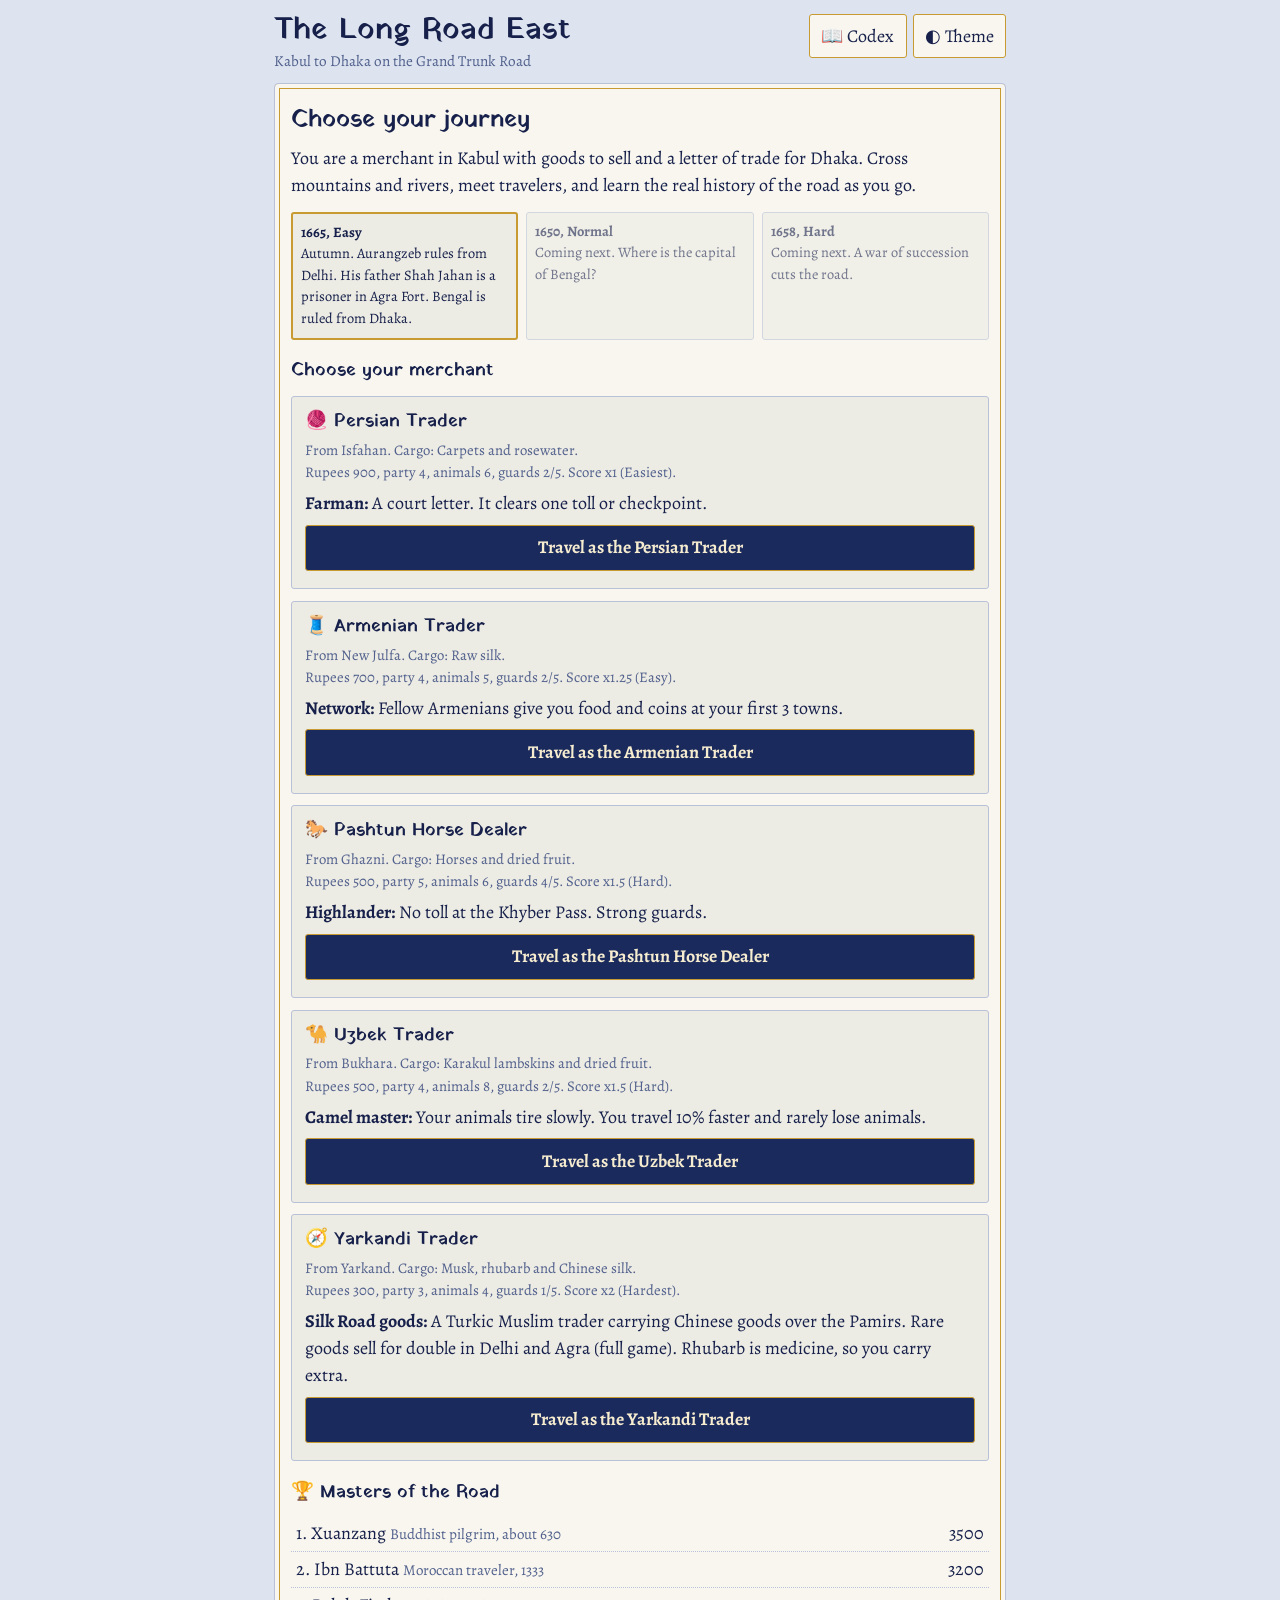
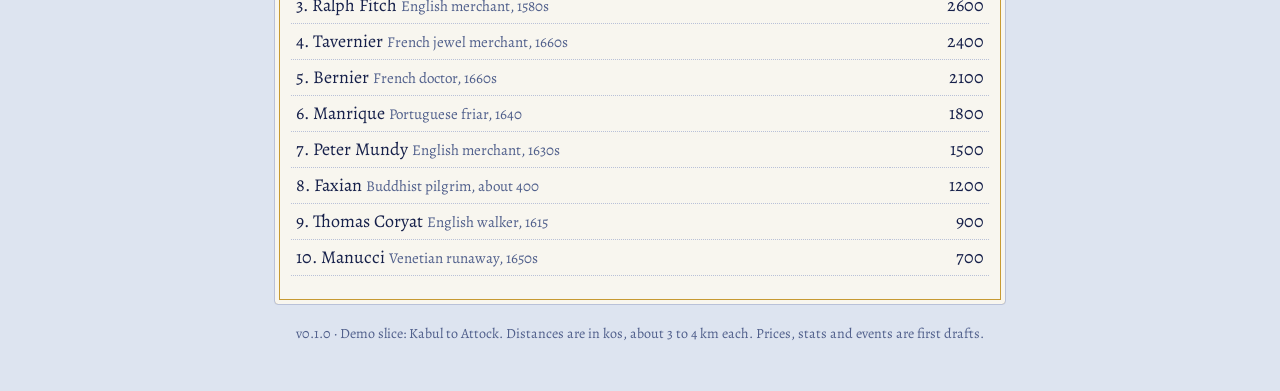
<file: legacy/index.html>
<!DOCTYPE html>
<html lang="en">
<head>
<meta charset="utf-8">
<meta name="viewport" content="width=device-width, initial-scale=1, viewport-fit=cover">
<title>The Long Road East: Kabul to Dhaka, 1665</title>
<link rel="preconnect" href="https://fonts.googleapis.com">
<link rel="preconnect" href="https://fonts.gstatic.com" crossorigin>
<link href="https://fonts.googleapis.com/css2?family=Alegreya:ital,wght@0,400;0,500;0,700;1,400&family=Yatra+One&display=swap" rel="stylesheet">
<style>
:root{
  box-sizing:border-box;
  padding-top:env(safe-area-inset-top,0px);
  padding-bottom:env(safe-area-inset-bottom,0px);
  --bg:#dde4f0; --panel:#f8f6ef; --panel2:#ecebe4; --ink:#16204a; --muted:#51608c;
  --gold:#a97a1a; --gold-line:#c79a32; --accent:#a8281a; --good:#2a7a5a;
  --btn:#1b2a5c; --btn-ink:#f6ecd0; --line:#b9c1d8; --stone:#b79a63;
}
@media (prefers-color-scheme:dark){
  :root:not([data-theme="light"]){
    --bg:#0d1430; --panel:#16204a; --panel2:#1f2c60; --ink:#efe7d2; --muted:#a9b3d6;
    --gold:#e5b44d; --gold-line:#e5b44d; --accent:#ff9a82; --good:#6fd0a6;
    --btn:#e5b44d; --btn-ink:#14204a; --line:#33437f; --stone:#d2b36f;
  }
}
:root[data-theme="dark"]{
  --bg:#0d1430; --panel:#16204a; --panel2:#1f2c60; --ink:#efe7d2; --muted:#a9b3d6;
  --gold:#e5b44d; --gold-line:#e5b44d; --accent:#ff9a82; --good:#6fd0a6;
  --btn:#e5b44d; --btn-ink:#14204a; --line:#33437f; --stone:#d2b36f;
}
html{scroll-padding-top:env(safe-area-inset-top,0px)}
*,*::before,*::after{box-sizing:inherit}
body{margin:0;background:var(--bg);color:var(--ink);font-family:"Alegreya",Georgia,"Times New Roman",serif;font-size:18px;line-height:1.5}
.wrap{max-width:760px;margin:0 auto;padding:14px 14px 40px}
h1,h2,h3,h4{font-family:"Yatra One","Alegreya",Georgia,serif;font-weight:400;margin:0}
h1{font-size:1.9rem;line-height:1.1}
h2{font-size:1.5rem;margin-bottom:.3rem}
h3{font-size:1.15rem;margin:1.1rem 0 .4rem}
h4{font-size:1rem;margin:.2rem 0 .3rem}
p{margin:.45rem 0}
.muted{color:var(--muted)}
.top{display:flex;flex-wrap:wrap;justify-content:space-between;align-items:flex-start;gap:10px;margin-bottom:10px}
.sub{margin:.15rem 0 0;color:var(--muted);font-size:.95rem}
.tools{display:flex;gap:6px}
.tool{min-height:44px;min-width:44px;padding:0 .7rem;font:inherit;background:var(--panel);color:var(--ink);border:1px solid var(--gold-line);border-radius:3px;cursor:pointer}
.tool:hover{background:var(--btn);color:var(--btn-ink)}
button:focus-visible{outline:3px solid var(--accent);outline-offset:2px}

.hud{display:grid;grid-template-columns:repeat(4,1fr);gap:6px;margin-bottom:10px}
.chip{background:var(--panel);border:1px solid var(--line);border-radius:3px;padding:3px 6px;display:flex;flex-direction:column;align-items:center;line-height:1.15}
.chip .ic{font-size:1rem}.chip .lb{font-size:.72rem;color:var(--muted)}.chip b{font-size:1rem}
.dateline{grid-column:1/-1;text-align:center;color:var(--muted);font-size:.95rem}

.ribbon{position:relative;height:84px;margin:4px 0 12px}
.ribbon .line{position:absolute;top:44px;left:10%;right:10%;height:0;border-top:2px dashed var(--gold-line)}
/* Nodes are 20% wide so five of them never overflow, even at 320 px.
   First and last nodes are anchored to the edges instead of centred. */
.ribbon .node{position:absolute;top:22px;transform:translateX(-50%);text-align:center;width:20%}
.ribbon .node.first{transform:none;left:0!important}
.ribbon .node.last{transform:none;left:auto!important;right:0}
.minar{width:14px;height:28px;margin:0 auto;background:var(--stone);clip-path:polygon(20% 0,80% 0,100% 100%,0 100%);opacity:.55}
.node.done .minar{opacity:1}.node.here .minar{opacity:1;background:var(--accent)}
.node span{display:block;font-size:.8rem;line-height:1.1;margin-top:2px;overflow-wrap:anywhere}
@media (max-width:420px){.node span{font-size:.72rem}}
.caravan{position:absolute;top:0;transform:translateX(-50%);font-size:1.6rem;transition:left .6s linear}

.panel{background:var(--panel);border:1px solid var(--line);border-radius:4px;padding:18px 16px;box-shadow:inset 0 0 0 4px var(--panel),inset 0 0 0 5px var(--gold-line)}
.msg{background:var(--panel2);border-left:4px solid var(--gold-line);padding:.5rem .7rem;margin:.6rem 0}
.mono{font-style:italic;color:var(--ink)}
.result{border-left:4px solid var(--good);padding:.3rem .7rem;margin:.7rem 0;background:var(--panel2)}

.btn{display:block;width:100%;min-height:44px;margin:6px 0;padding:.55rem .85rem;text-align:left;font:inherit;color:var(--ink);background:var(--panel2);border:1px solid var(--gold-line);border-radius:3px;cursor:pointer}
.btn:hover:not([disabled]){background:var(--btn);color:var(--btn-ink)}
.btn[disabled]{opacity:.5;cursor:not-allowed}
.btn.primary{background:var(--btn);color:var(--btn-ink);text-align:center;font-weight:700}
.btn.primary:hover:not([disabled]){background:var(--accent);color:#fff}
.btn.on{background:var(--btn);color:var(--btn-ink);font-weight:700}
.seg{display:flex;gap:6px}.seg .btn{flex:1 1 0;min-width:0;text-align:center;margin:0;padding:.4rem .3rem;overflow-wrap:anywhere}
.grid2{display:grid;grid-template-columns:1fr 1fr;gap:0 8px}
.row{display:flex;gap:8px}.row .btn{text-align:center}
.ctl{display:grid;grid-template-columns:1fr 1fr;gap:10px;margin:.8rem 0}
.ctl>div{min-width:0}
@media (max-width:520px){.ctl{grid-template-columns:1fr}}
/* Codex 'new' badge: a dot, so the button never wraps */
.dot{display:inline-block;width:.55em;height:.55em;border-radius:50%;background:var(--accent);margin-left:.35em;vertical-align:.15em}
.treat{display:inline-block;width:auto;min-height:44px;margin:0 0 0 .4rem;padding:.2rem .6rem;font-size:.85rem;text-align:center}
/* Modal focus target: the heading gets focus but needs no ring of its own */
.overlay h2:focus{outline:none}
.overlay h2:focus-visible{outline:3px solid var(--accent);outline-offset:2px}

.party{display:grid;gap:5px;margin:.7rem 0}
.mem{display:grid;grid-template-columns:minmax(90px,1.1fr) 2fr 70px;gap:8px;align-items:center;font-size:.95rem}
.mem em{font-style:normal;text-align:right;color:var(--muted);font-size:.85rem}
.bar{display:block;height:9px;background:var(--panel2);border:1px solid var(--line);border-radius:5px;overflow:hidden}
.bar i{display:block;height:100%;background:var(--good)}
.mem.fair .bar i{background:#b8a02e}.mem.poor .bar i{background:#d08a2a}.mem.vpoor .bar i,.mem.dying .bar i{background:var(--accent)}
.mem.dead{opacity:.45;text-decoration:line-through}

.prog{height:16px;background:var(--panel2);border:1px solid var(--gold-line);border-radius:8px;overflow:hidden;margin:.6rem 0 .2rem}
.prog i{display:block;height:100%;background:var(--gold-line);transition:width .6s linear}
.log{list-style:none;margin:0;padding:0;font-size:.95rem;min-height:5.5em}
.log li{padding:2px 0;border-bottom:1px dotted var(--line)}

.card{border:1px solid var(--gold-line);background:var(--panel2);padding:.6rem .8rem;margin:.6rem 0;border-radius:3px}
.card b{font-family:"Yatra One",Georgia,serif;font-weight:400}
.kind{display:inline-block;font-size:.8rem;padding:0 .45rem;border:1px solid var(--gold-line);border-radius:10px;margin-right:.4rem;color:var(--muted)}
.locked{opacity:.6;font-style:italic}

.scen{display:grid;grid-template-columns:repeat(3,1fr);gap:8px;margin:.8rem 0}
.scen div{border:1px solid var(--line);padding:.5rem;font-size:.9rem;border-radius:3px;background:var(--panel2)}
.scen .act{border:2px solid var(--gold-line)}.scen .lock{opacity:.6}
.mc{border:1px solid var(--line);border-radius:3px;padding:.7rem .8rem;margin:.7rem 0;background:var(--panel2)}
.mc h3{margin:0 0 .2rem}.mc .facts{font-size:.92rem;color:var(--muted)}

.overlay{position:fixed;inset:0;background:rgba(5,9,25,.72);display:flex;align-items:flex-start;justify-content:center;padding:calc(14px + env(safe-area-inset-top,0px)) 12px calc(14px + env(safe-area-inset-bottom,0px));overflow-y:auto;z-index:20}
.overlay .panel{width:100%;max-width:640px}
.note{margin-top:18px;font-size:.88rem;color:var(--muted);text-align:center}
.score{width:100%;border-collapse:collapse;margin:.6rem 0}
.score td{padding:.25rem .3rem;border-bottom:1px dotted var(--line)}.score td:last-child{text-align:right}
.score tr.tot td{font-weight:700;border-bottom:2px solid var(--gold-line)}
@media (max-width:480px){body{font-size:17px}.mem{grid-template-columns:1fr 1fr 60px}.scen{grid-template-columns:1fr}.field-row{grid-template-columns:90px 1fr}}
.mem>span:first-child{min-width:0;overflow-wrap:break-word}
@media (max-width:400px){.mem{grid-template-columns:minmax(0,1.5fr) minmax(0,.9fr) 52px;font-size:.92rem}}
.dayhead{display:flex;justify-content:space-between;align-items:baseline;gap:8px;border-bottom:2px solid var(--gold-line);padding-bottom:.3rem;margin-bottom:.6rem}
.dayhead b{font-family:"Yatra One",Georgia,serif;font-weight:400;font-size:1.6rem}
.dayhead span{color:var(--muted)}
.msg.warn{border-left-color:var(--accent)}
.btn small{display:block;font-size:.85rem;color:var(--muted)}
.btn:hover:not([disabled]) small{color:inherit}
.btn.sell{border-left:6px solid var(--good)}
.btn.buy{border-left:6px solid var(--gold-line)}
.field-row{display:grid;grid-template-columns:110px 1fr;gap:8px;align-items:center;margin:6px 0}
.field-row input{font:inherit;padding:.45rem .6rem;min-height:44px;border:1px solid var(--gold-line);border-radius:3px;background:var(--panel2);color:var(--ink)}
.huntfield{position:relative;height:240px;overflow:hidden;border:2px solid var(--gold-line);border-radius:4px;background:linear-gradient(var(--panel2),var(--panel));cursor:crosshair;touch-action:manipulation}
.prey{position:absolute;left:-10%;font-size:2rem;line-height:1;background:none;border:0;padding:6px;cursor:crosshair;color:inherit}
@media (prefers-reduced-motion:reduce){.caravan,.prog i{transition:none}}
</style>
</head>
<body>
<div class="wrap">
  <header class="top">
    <div>
      <h1>The Long Road East</h1>
      <p class="sub">Kabul to Dhaka on the Grand Trunk Road</p>
    </div>
    <div class="tools">
      <button class="tool" id="btnCodex" type="button" data-testid="btn-codex">📖 Codex</button>
      <button class="tool" id="btnTheme" type="button" data-testid="btn-theme" aria-label="Theme: switch between light and dark">◐ Theme</button>
    </div>
  </header>
  <div id="hudHost"></div>
  <div id="ribbonHost"></div>
  <main id="screen"></main>
  <div id="modalHost"></div>
  <div id="codexHost"></div>
  <p class="note"><span data-testid="version">v0.1.0</span> · Demo slice: Kabul to Attock. Distances are in kos, about 3 to 4 km each. Prices, stats and events are first drafts.</p>
</div>

<script>
(function(){
'use strict';

/* ---------- helpers ---------- */
const $=(s)=>document.querySelector(s);
const scr=$('#screen');
const rnd=(a,b)=>a+Math.random()*(b-a);
const chance=p=>Math.random()<p;
const clamp=(x,a,b)=>Math.max(a,Math.min(b,x));
const pick=a=>a[Math.floor(Math.random()*a.length)];
let G=null, timer=null;
// Button registry. Each button gets an id that is never reused, so re-rendering one
// part of the page can never re-point a button in another part (audit defect S1).
const reg=new Map(); let regNext=0;
const TICK_MS=1400;
const PERSIST=true; // graves and the top-ten list are kept in this browser only
function load(k,d){ if(!PERSIST)return d; try{ const v=localStorage.getItem(k); return v?JSON.parse(v):d; }catch(e){ return d; } }
function store(k,v){ if(!PERSIST)return; try{ localStorage.setItem(k,JSON.stringify(v)); }catch(e){} }
const esc=t=>String(t).replace(/[&<>"']/g,c=>({'&':'&amp;','<':'&lt;','>':'&gt;','"':'&quot;',"'":'&#39;'}[c]));

// `dis` may be a boolean or a function (D5); it is evaluated once, at render time.
const isDis=d=>typeof d==='function'?!!d():!!d;
function B(label,fn,cls,dis,testid){ const id=String(++regNext); reg.set(id,fn);
  return '<button type="button" class="btn '+(cls||'')+'" data-r="'+id+'"'+(testid?' data-testid="'+testid+'"':'')+(isDis(dis)?' disabled':'')+'>'+label+'</button>'; }
// Drop handlers whose buttons are gone, so the map does not grow for ever.
function gcReg(){ const live=new Set(); document.querySelectorAll('[data-r]').forEach(b=>live.add(b.dataset.r)); for(const k of reg.keys()) if(!live.has(k)) reg.delete(k); }
document.addEventListener('click',e=>{
  const b=e.target.closest('[data-r]'); if(!b||b.disabled)return;
  // While a dialog is open, only buttons inside the top dialog may act.
  const top=topOverlay(); if(top && !top.contains(b)) return;
  const f=reg.get(b.dataset.r); if(f)f();
  if(reg.size>400) gcReg();
});

/* ---------- dialogs: one manager for every overlay (T10) ----------
   Any time an overlay appears in #modalHost or #codexHost, this code makes it a
   proper dialog: role/aria-modal, background made inert, focus moved in and
   trapped, and focus given back when the dialog closes. It watches the two hosts,
   so every existing innerHTML write is covered without changing it. */
const HOSTS=['#modalHost','#codexHost'];
const canInert=('inert' in HTMLElement.prototype);
let returnFocus=null, lastTop=null;
function topOverlay(){ const c=document.querySelector('#codexHost .overlay'); return c||document.querySelector('#modalHost .overlay'); }
function focusables(root){ return [...root.querySelectorAll('button,input,[href],[tabindex]:not([tabindex="-1"])')].filter(el=>!el.disabled && el.getClientRects().length); }
function syncDialogs(){
  const top=topOverlay();
  const bg=[...document.querySelectorAll('.wrap > *')];
  bg.forEach(el=>{
    const off=!!top && !el.contains(top);
    if(off){ el.setAttribute('aria-hidden','true'); if(canInert) el.inert=true; }
    else { el.removeAttribute('aria-hidden'); if(canInert) el.inert=false; }
  });
  if(top){
    if(!lastTop){ const a=document.activeElement; returnFocus=(a&&a!==document.body)?a:null; }
    const panel=top.querySelector('.panel')||top;
    panel.setAttribute('role','dialog'); panel.setAttribute('aria-modal','true'); panel.setAttribute('data-testid','modal');
    const h=panel.querySelector('h2');
    if(h){ if(!h.id) h.id='dlg-title-'+(++regNext); panel.setAttribute('aria-labelledby',h.id); h.setAttribute('tabindex','-1'); }
    if(top!==lastTop || !top.contains(document.activeElement)){ (h||focusables(panel)[0]||panel).focus({preventScroll:false}); }
  } else if(lastTop){
    const back=(returnFocus&&returnFocus.isConnected&&!returnFocus.disabled)?returnFocus:(document.querySelector('#screen h2')||null);
    if(back){ if(back.tagName==='H2') back.setAttribute('tabindex','-1'); back.focus({preventScroll:true}); }
    returnFocus=null;
  }
  lastTop=top;
}
document.addEventListener('keydown',e=>{
  const top=topOverlay(); if(!top) return;
  if(e.key==='Escape' && top.closest('#codexHost')){ e.preventDefault(); openCodex(); return; }
  if(e.key!=='Tab') return;
  const f=focusables(top); if(!f.length){ e.preventDefault(); return; }
  const first=f[0], last=f[f.length-1], a=document.activeElement;
  if(!top.contains(a)){ e.preventDefault(); first.focus(); return; }
  if(e.shiftKey && (a===first || !f.includes(a))){ e.preventDefault(); last.focus(); }
  else if(!e.shiftKey && a===last){ e.preventDefault(); first.focus(); }
});
new MutationObserver(syncDialogs).observe(document.querySelector('#modalHost'),{childList:true});
new MutationObserver(syncDialogs).observe(document.querySelector('#codexHost'),{childList:true});

/* ---------- rules ---------- */
// Distance is measured in kos (roughly 3 to 4 km). Food is measured in person-days.
const PACES={
  steady:{label:'Steady',kos:6,hp:0,lame:0},
  hard:{label:'Hard',kos:8,hp:-2.5,lame:.02},
  forced:{label:'Forced',kos:10,hp:-5,lame:.06}
};
const RATIONS={
  filling:{label:'Filling',per:1,hp:1},
  meager:{label:'Meager',per:0.66,hp:-1.5},
  bare:{label:'Bare bones',per:0.33,hp:-4}
};
const FOOD_PACK=20, FOOD_COST=40, FODDER_PACK=20, FODDER_COST=15, MED_COST=60, GUIDE_COST=30, ONWARD=55;

const MERCHANTS=[
 {id:'persian',name:'Persian Trader',from:'Isfahan',icon:'🧶',cargo:'Carpets and rosewater',tags:['carpets','scent'],cash:900,party:['Hadi','Reza','Karim','Bahram'],animals:6,guard:2,mult:1,food:30,fodder:35,goods:10,med:1,diff:'Easiest',
  ab:'Farman',abText:'A court letter. It clears one toll or checkpoint.'},
 {id:'armenian',name:'Armenian Trader',from:'New Julfa',icon:'🧵',cargo:'Raw silk',tags:['silk'],cash:700,party:['Hovsep','Petros','Sargis','Avetik'],animals:5,guard:2,mult:1.25,food:30,fodder:30,goods:10,med:1,diff:'Easy',
  ab:'Network',abText:'Fellow Armenians give you food and coins at your first 3 towns.'},
 {id:'pashtun',name:'Pashtun Horse Dealer',from:'Ghazni',icon:'🐎',cargo:'Horses and dried fruit',tags:['horses','fruit'],cash:500,party:['Gul','Zarmast','Rahim','Wali','Dost'],animals:6,guard:4,mult:1.5,food:40,fodder:35,goods:8,med:1,diff:'Hard',
  ab:'Highlander',abText:'No toll at the Khyber Pass. Strong guards.'},
 {id:'uzbek',name:'Uzbek Trader',from:'Bukhara',icon:'🐪',cargo:'Karakul lambskins and dried fruit',tags:['fur','fruit'],cash:500,party:['Bakhtiyar','Olim','Timur','Rustam'],animals:8,guard:2,mult:1.5,food:32,fodder:45,goods:8,med:1,diff:'Hard',
  ab:'Camel master',abText:'Your animals tire slowly. You travel 10% faster and rarely lose animals.'},
 {id:'yarkandi',name:'Yarkandi Trader',from:'Yarkand',icon:'🧭',cargo:'Musk, rhubarb and Chinese silk',tags:['musk','silk'],cash:300,party:['Abdurahman','Tursun','Nurmuhammad'],animals:4,guard:1,mult:2,food:24,fodder:22,goods:6,med:4,diff:'Hardest',
  ab:'Silk Road goods',abText:'A Turkic Muslim trader carrying Chinese goods over the Pamirs. Rare goods sell for double in Delhi and Agra (full game). Rhubarb is medicine, so you carry extra.'}
];

const ROUTE=['kabul','jalalabad','khyber','peshawar','attock'];
const EDGES={
 kabul:[{to:'jalalabad',kos:42,name:'The Kabul River road',risk:.22,w:{wolves:.25,sick:.1,trader:.25,bandits:.15,water:.1,trade:.15},cold:true,game:['🐦','🐏'],
   flavor:['Snow shines on the peaks behind you.','You cross a river on a stone bridge.','Terraced fields cling to the hillsides.','A shepherd waves from a rocky slope.']}],
 jalalabad:[{to:'khyber',kos:22,name:'The road to the pass',risk:.26,w:{bandits:.35,wolves:.15,sick:.1,trader:.15,water:.15,trade:.1},low:true,game:['🐦','🐇'],
   flavor:['The hills turn dry and brown.','A caravan of camels passes, heading west.','You see a watchtower on a ridge.','Dust rises from the road.']}],
 khyber:[{to:'peshawar',kos:15,name:'Down from the pass',risk:.3,w:{bandits:.45,wolves:.1,sick:.1,trader:.15,water:.1,trade:.1},low:true,game:['🐇'],
   flavor:['The mountains fall behind you.','The valley opens into wide plains.','You smell woodsmoke from a village.']}],
 peshawar:[{to:'attock',kos:27,name:'The road past Akora, home of the Khattaks',risk:.24,w:{bandits:.25,water:.2,trade:.2,trader:.2,sick:.1,wolves:.05},low:true,game:['🐦','🐇','🦌'],
   flavor:['Wheat fields stretch across the Peshawar valley.','You pass the village of Akora, home of the Khattak chiefs.','A Mughal courier gallops past toward Peshawar.','Ahead, you glimpse the walls of Attock Fort.']}],
 attock:[]
};

const CARDS={
 kab_then:{stop:'kabul',kind:'Then',title:"Babur's Garden",text:"Babur, founder of the Mughal empire, died in Agra in 1530. He was first buried there, but, as he had wished, his body was later carried back to Kabul and laid in this terraced garden. In 1647 Shah Jahan added a small white marble mosque beside the grave."},
 kab_now:{stop:'kabul',kind:'Now',title:'Gate of the Empire',text:"In 1665 Kabul is a Mughal province and the empire's north-west gate. Aurangzeb rules from Delhi. Every autumn, caravans and Afghan trading clans leave Kabul for India before snow closes the passes. Horses, dried fruit and Central Asian goods go east; Indian cloth, indigo and sugar come back."},
 kab_food:{stop:'kabul',kind:'Food',title:'Kabul Fruit',text:"Kabul is famous for grapes, pomegranates, apricots and melons. Dried fruit keeps for months, so caravans carry it all over Asia. Babur wrote lovingly about Kabul's fruit in his memoirs, the Baburnama, and missed it badly in hot Hindustan."},
 kab_balkh:{stop:'kabul',kind:'Then',title:'The Balkh Disaster',text:"Only 18 years ago, in 1646 and 1647, Shah Jahan sent armies north over the Hindu Kush to conquer Balkh, the Mughals' old homeland. The campaign failed. During the retreat through the snowy mountains, thousands of soldiers and animals died."},
 kab_coin:{stop:'kabul',kind:'Trade',title:'The Silver Rupee',text:"Your coins are silver rupees. Sher Shah Suri issued the silver rupiya in the 1540s, and the Mughals kept it. Mughal coins carry Persian writing, not portraits: the emperor's name, the mint town and the date. Aurangzeb even removed the Muslim creed from his coins, so it would not be touched by unclean hands."},
 kab_echo:{stop:'kabul',kind:'Echo',title:'The Giant Buddhas',text:"About a week's ride west, two giant Buddhas stand carved into the cliffs at Bamiyan. They were made around 600 CE, more than a thousand years before your journey. By 1665 nobody there worships them, but travelers still marvel at them."},

 jal_then:{stop:'jalalabad',kind:'Then',title:"Babur's Garden of Loyalty",text:"In 1508 Babur laid out the Bagh-e-Wafa, the Garden of Loyalty, in this valley. He wrote proudly of its oranges and pomegranates. Later, by tradition, Akbar named the town Jalalabad after himself, Jalal-ud-din."},
 jal_now:{stop:'jalalabad',kind:'Now',title:'The Sarai Crowd',text:"Jalalabad is much lower than Kabul, so it is warm even in winter. It is the last big stop before the Khyber Pass. Its sarai is packed with camels, horses, merchants and soldiers, and crowds like this spread sickness."},
 jal_food:{stop:'jalalabad',kind:'Food',title:'Sugarcane and Oranges',text:"The warm valley grows sugarcane, oranges and rice, things that cannot grow in cold Kabul. Babur noticed this sharp change: a short ride down the river takes you from a world of snow to a world of citrus."},
 jal_echo:{stop:'jalalabad',kind:'Echo',title:'Hadda in Ruins',text:"Near Jalalabad lies Hadda, once a great Buddhist town with hundreds of stupas. Chinese pilgrims, Faxian around 400 CE and Xuanzang around 630 CE, came here to see a relic said to be a bone from the Buddha's skull. By 1665 Hadda is only mounds in the hills."},

 khy_then:{stop:'khyber',kind:'Then',title:'A Pass of Armies',text:"Alexander the Great's army marched down the Kabul River valley toward the Indus in 327 BCE. Later came Kushan kings, Mahmud of Ghazni and Babur. Under Akbar, Mughal engineers widened the Khyber road so carts could cross it."},
 khy_now:{stop:'khyber',kind:'Now',title:'Allowances and Tolls',text:"The Afridi and other Pashtun clans live in these mountains. Mughal emperors paid them yearly allowances to keep the pass open, and caravans paid tolls too. It was cheaper than fighting a war in hills that no army could fully control."},
 khy_people:{stop:'khyber',kind:'People',title:'The Warrior Poet in Chains',text:"Khushal Khan Khattak, chief of the Khattak clan and a great Pashto poet, once served the Mughals. Around 1664 Aurangzeb had him arrested and sent to a fortress prison in India. As you cross the pass in 1665, he is still a prisoner. Later he will write poems calling Pashtuns to unite against the Mughals."},
 khy_echo:{stop:'khyber',kind:'Echo',title:'The Revolt of 1672',text:"In 1672, only seven years after your trip, the Afridis and Mohmands rose against Aurangzeb and destroyed a Mughal army in this pass. The emperor himself came north to restore order. A road stays open only while the people beside it are satisfied."},

 pes_then:{stop:'peshawar',kind:'Then',title:'City of Kings',text:"Peshawar is one of the oldest living cities in South Asia. In the 2nd century CE, as Purushapura, it was a capital of the Kushan king Kanishka, who ruled lands from Central Asia to the Ganges and supported Buddhism. Tradition says Akbar gave the city its present name."},
 pes_now:{stop:'peshawar',kind:'Now',title:'Gateway Between Worlds',text:"In 1665 Peshawar is the meeting point of India and Central Asia. A Mughal governor rules from the Bala Hisar fort. The Mahabat Khan mosque, named after a Mughal governor and begun around 1630, rises above the bazaar."},
 pes_qissa:{stop:'peshawar',kind:'Culture',title:'Storytellers Bazaar',text:"Qissa Khwani means 'Storytellers' Bazaar.' Here travelers rested and shared tales from Kabul, Bukhara and Hindustan. Before newspapers, news and stories moved along the road the same way goods did."},
 pes_road:{stop:'peshawar',kind:'Road',title:"Sher Shah's Road",text:"Sher Shah Suri ruled north India from 1540 to 1545. In those few years he rebuilt the old road from Sonargaon in Bengal to the Indus, with shade trees, wells and many sarais. Akbar and Jahangir added kos minars, brick towers marking each kos. The British later called it the Grand Trunk Road."},
 pes_gor:{stop:'peshawar',kind:'Culture',title:'Gor Khatri',text:"On the city's high ground stands Gor Khatri, a holy place where Hindu yogis shaved their heads. Babur came to see it in 1505 and wrote about it in his memoirs. Peshawar has always mixed Muslims, Hindus and travelers from many lands."},
 road_bandit:{stop:'road',kind:'Road',title:'Keeping the Road Safe',text:'Sher Shah Suri made local village headmen answer for robberies in their area, and built sarais so travelers could sleep behind walls. The Mughals kept the system, but bandits never fully went away.'},
 road_wolves:{stop:'road',kind:'Road',title:'Behind Sarai Walls',text:'Sarais had high walls and one strong gate. Caravans slept inside with their animals when they could. Camping in the open was riskier.'},
 road_sick:{stop:'road',kind:'Road',title:'Hakims and Medicine',text:'Crowded sarais and camps spread sickness. Travelers carried medicines such as rhubarb root, and hakims, doctors trained in Unani (Greek-Islamic) medicine, treated the sick.'},
 road_village:{stop:'road',kind:'Road',title:'Villages of the Road',text:'Villages near the road sold food and fodder to caravans. A busy road made villages richer, and a quiet one made them poorer.'},
 road_cold:{stop:'road',kind:'Road',title:'Racing the Snow',text:'Caravans left Kabul in autumn to get through the mountains before winter. Late travelers faced freezing nights and snowed-in passes.'},
 pes_hamza:{stop:'peshawar',kind:'Culture',title:'The Tale of Amir Hamza',text:"Storytellers across the Persian-speaking world recited the Dastan of Amir Hamza, the adventures of the Prophet's uncle against giants and sorcerers. Emperor Akbar had it painted as the Hamzanama: about 1,400 large paintings on cloth, made over some 15 years."},
 att_now:{stop:'attock',kind:'Now',title:"Akbar's Fortress",text:"Akbar built Attock Fort in 1581 to 1583 to guard the main crossing of the Indus, the gateway between Punjab and the north-west. In 1665 its garrison and boatmen decide who crosses, and when."},
 att_river:{stop:'attock',kind:'Road',title:'Where Two Rivers Meet',text:"At Attock the muddy Kabul River pours into the clear, blue Indus, and the current swirls in whirlpools. In the dry season the Mughals laid a bridge of boats across the river. In the summer floods it was taken up, and travelers had to risk the ferries."},
 att_skins:{stop:'attock',kind:'Culture',title:'Rafts of Skins',text:"Boatmen on the Indus and Kabul rivers crossed on inflated animal skins, lying on them and kicking their legs. Rafts of skins tied together carried goods across."},
 att_echo:{stop:'attock',kind:'Echo',title:"Alexander's Bridge",text:"A few miles upstream, at Hund, the army of Alexander the Great crossed the Indus on a bridge of boats in 326 BCE. Almost two thousand years later, caravans still cross the same river the same way."},
 road_water:{stop:'road',kind:'Road',title:'Clean Water',text:"Dirty water spread dysentery, which travelers called the bloody flux. Sarais were built beside wells and water tanks so that caravans could drink safely."},
 road_trade:{stop:'road',kind:'Road',title:'Trading on the Road',text:"Caravans going in opposite directions traded with each other. Coins were not always needed: food, fodder and goods could simply be swapped, along with news of the road ahead."},
 road_hunt:{stop:'road',kind:'Road',title:'The Hunt',text:"Mughal emperors loved shikar, the royal hunt, with hawks, cheetahs and huge beats of hunters. Ordinary travelers hunted too: partridges, hares and wild sheep could feed a hungry caravan."},
 road_heat:{stop:'road',kind:'Road',title:'Heat on the Plains',text:"Before the cool season the plains are fiercely hot. Caravans set out before dawn and rested through midday. Sher Shah Suri planted shade trees along the road to protect travelers from the sun."},
 pes_echo:{stop:'peshawar',kind:'Echo',title:"Kanishka's Great Tower",text:"Chinese pilgrims, from Faxian around 400 CE to Xuanzang around 630 CE, wrote about a giant stupa at Peshawar built by King Kanishka, one of the tallest buildings of its age. By 1665 it is only a mound outside the city. Its relic casket will not be dug up until 1909."}
};

const STOPS={
 kabul:{name:'Kabul',icon:'🏔️',town:true,wants:['silk','carpets','porcelain'],famous:"Babur's garden, fruit and horse markets",cards:['kab_then','kab_now','kab_coin','kab_food','kab_balkh','kab_echo']},
 jalalabad:{name:'Jalalabad',icon:'🌴',town:true,wants:['scent','carpets'],famous:'A warm green valley below the mountains',cards:['jal_now','jal_food','jal_then','jal_echo']},
 khyber:{name:'Khyber Pass',icon:'⛰️',town:false,wants:[],famous:'The narrow gate between Afghanistan and India',cards:['khy_now','khy_people','khy_then','khy_echo']},
 attock:{name:'Attock',icon:'🌊',town:true,wants:['horses','fur','carpets'],famous:"Akbar's fortress above the Indus crossing",cards:['att_now','att_river','att_skins','att_echo']},
 peshawar:{name:'Peshawar',icon:'🕌',town:true,wants:['musk','horses','fur','silk'],famous:'City of travelers and storytellers',cards:['pes_now','pes_qissa','pes_hamza','pes_road','pes_gor','pes_echo','pes_then']}
};

/* ---------- state ---------- */
function newGame(m,names,month){
  G={m:m,month:month,screen:'title',day:0,money:m.cash,food:m.food,fodder:m.fodder,goods:m.goods,med:m.med,animals:m.animals,
     party:names.map(n=>({name:n,hp:100,alive:true,sick:false,ill:null,died:null})),
     pace:'steady',rations:'filling',node:'kabul',edge:null,kos:0,segEvents:0,
     codex:new Set(),newCards:0,log:[],msg:'',paused:false,modal:false,codexOpen:false,over:null,net:0,
     farman:m.id==='persian',mo:null,deaths:[],notes:[],starving:false};
}
const alive=()=>G.party.filter(p=>p.alive);
// Lower-case only the first letter, so proper nouns survive: 'Chinese silk' stays capitalised (D8).
const cargoText=m=>m.cargo.charAt(0).toLowerCase()+m.cargo.slice(1);
const guard=()=>G.m.guard;
function L(t){ G.log.push({d:G.day,t:t}); }
function give(id){ if(id && CARDS[id] && !G.codex.has(id)){ G.codex.add(id); G.newCards++; updateCodexBtn(); } }
function updateCodexBtn(){ const b=$('#btnCodex'), n=G&&G.newCards?G.newCards:0;
  b.innerHTML='📖 Codex'+(n?'<span class="dot" aria-hidden="true"></span>':'');
  b.setAttribute('aria-label', n?'Codex, '+n+' new':'Codex'); }
function note(icon,title,text){ G.notes.push({icon:icon,title:title,text:text}); }
function hLabel(hp){ return hp>=75?['Good','good']:hp>=50?['Fair','fair']:hp>=30?['Poor','poor']:hp>=10?['Very poor','vpoor']:['Dying','dying']; }
const CAUSE={hunger:'hunger',sickness:'fever',fever:'fever',dysentery:'dysentery, the bloody flux',drowning:'drowning',heat:'heatstroke',exhaustion:'exhaustion',bandits:'wounds from bandits',wolves:'wolf bites',conflict:'wounds from a clash in the pass',cold:'the cold'};
function where(){
  if(G.screen==='travel' && G.edge){ const left=Math.max(0,Math.round(G.edge.kos-G.kos)); return 'on the road from '+STOPS[G.node].name+' to '+STOPS[G.edge.to].name+', '+left+' kos short of '+STOPS[G.edge.to].name; }
  return 'at '+STOPS[G.node].name;
}
function damage(p,amt,cause){
  if(!p.alive) return;
  p.hp-=amt;
  if(p.hp<=0){
    p.hp=0; p.alive=false; p.died={cause:cause,day:G.day,where:where()};
    G.deaths.push({name:p.name,cause:cause,day:G.day,where:p.died.where});
    L(p.name+' has died of '+CAUSE[cause]+'.');
    const leader=(p===G.party[0]);
    note('🪦',p.name+' has died',p.name+' died of '+CAUSE[cause]+' on day '+G.day+', '+p.died.where+'. '+
      (leader?'He was the leader of your caravan.':'You bury him beside the road and mark the grave with a pile of stones.'));
    if(!G.over && (leader || alive().length===0)) G.over={cause:cause,who:p.name};
  }
}
// Goods count as 35 rupees a bundle when coins run out (baseline rule, now explained to the player).
const GOODS_AS_CASH=35;
const canPay=a=>G.money+G.goods*GOODS_AS_CASH>=a;
function payDetail(a){
  if(G.money>=a){ G.money-=a; return {paid:a,goodsGiven:0,ok:true}; }
  const m=G.money, short=a-m, bundles=Math.min(G.goods,Math.ceil(short/GOODS_AS_CASH));
  G.money=0; G.goods-=bundles; return {paid:m,goodsGiven:bundles,ok:m+bundles*GOODS_AS_CASH>=a};
}
function pay(a){
  const r=payDetail(a);
  if(!r.goodsGiven) return 'You pay '+r.paid+' rupees.';
  let t='You do not have '+a+' rupees in coin, so you pay '+r.paid+' rupees and '+r.goodsGiven+' bundle'+(r.goodsGiven>1?'s':'')+' of goods (each counts as '+GOODS_AS_CASH+' rupees).';
  if(!r.ok) t+=' Even that is not enough, but they take everything you offer.';
  return t;
}
// Hijri year by the tabular (arithmetic) Islamic calendar, civil epoch 16 July 622 Julian = JDN 1948440.
// It can differ from the moon-sighted calendar by a day or two; we only show the year.
function hijriYear(y,m,d){
  const jdn=Math.floor(Date.UTC(y,m,d)/86400000)+2440588;       // Julian Day Number (Gregorian date)
  return Math.floor((30*(jdn-1948440)+10646)/10631);
}
function dateText(){ const d=new Date(1665,(G?G.month:9),15+(G?G.day:0));
  return d.toLocaleDateString('en-GB',{day:'numeric',month:'long',year:'numeric'})+' ('+hijriYear(d.getFullYear(),d.getMonth(),d.getDate())+' AH)'; }

function speedInfo(){
  const r=[]; let f=1; const live=alive();
  const a=clamp(G.animals/G.party.length,.5,1); if(a<1){ f*=a; r.push('too few animals'); }
  const minhp=live.length?Math.min.apply(null,live.map(p=>p.hp)):100;
  if(minhp<30){ f*=.7; r.push('a badly weakened traveler'); } else if(minhp<50){ f*=.85; r.push('weak travelers'); }
  const sick=live.filter(p=>p.sick).length; if(sick){ f*=Math.max(.6,1-.12*sick); r.push(sick===1?'a sick traveler':sick+' sick travelers'); }
  if(G.food<=0){ f*=.6; r.push('hunger'); }
  if(G.fodder<=0){ f*=.75; r.push('hungry animals'); }
  if(G.m.id==='uzbek') f*=1.1;
  return {kos:Math.max(1,Math.round(PACES[G.pace].kos*f*10)/10),reasons:r};
}

function dailyTick(mode,msg){
  G.day++;
  if(msg) L(msg);
  const live=alive(), R=RATIONS[G.rations], P=PACES[G.pace];
  const need=R.per*live.length; let starved=false;
  if(G.food>=need){ G.food=Math.round((G.food-need)*100)/100; } else { G.food=0; starved=true; }
  const fneed=G.animals*0.5; let fstarve=false;
  if(G.fodder>=fneed){ G.fodder=Math.round((G.fodder-fneed)*100)/100; } else { G.fodder=0; fstarve=true; }
  if(starved && !G.starving) note('🍽️','Out of food','Your food has run out. Without food everyone loses strength fast, sickness spreads, and the caravan slows down. Buy food at the next town or village, or travelers will die.');
  G.starving=starved;
  for(const p of live){
    let d = mode==='rest' ? 3+R.hp : mode==='hunt' ? R.hp : P.hp+R.hp;
    if(starved) d-=12;
    if(p.sick) d-=5;
    const cause = p.sick?(p.ill||'fever') : starved?'hunger' : (mode==='travel' && P.hp<-1)?'exhaustion':'hunger';
    if(d>=0) p.hp=Math.min(100,p.hp+d); else damage(p,-d,cause);
    if(!p.alive) continue;
    if(p.sick && chance(mode==='rest'?.3:.1)){ L(p.name+' has recovered from '+(p.ill==='dysentery'?'dysentery':'his fever')+'.'); p.sick=false; p.ill=null; }
    else if(!p.sick && mode==='travel' && chance(.015+(p.hp<50?.05:0)+(G.rations==='bare'?.03:0)+(starved?.05:0))){
      makeSick(p, chance(.3)?'dysentery':'fever');
    }
  }
  if(fstarve){
    L('The animals have no fodder.');
    if(G.animals>0 && chance(G.m.id==='uzbek'?.25:.5)){ G.animals--; note('🐫','An animal has died','One of your animals died of hunger. Fewer animals means a slower caravan.'); }
  }
  if(mode==='travel' && G.edge && G.edge.low && G.month===8 && alive().length){
    L('A hot, dusty day on the plains.'); give('road_heat');
    alive().forEach(p=>damage(p,G.rations==='filling'?1.5:2.5,'heat'));
  }
  if(mode==='travel' && G.edge && G.edge.cold && G.month>=9 && G.day>(G.month===10?0:9) && alive().length){
    L('Snow on the passes. A freezing night.'); give('road_cold');
    alive().forEach(p=>damage(p,(G.rations==='filling'?1.5:3)*(G.month===10?1.6:1),'cold'));
  }
  if(mode==='travel' && P.lame && G.animals>0 && chance(P.lame*(G.m.id==='uzbek'?.5:1))){
    G.animals--; L('An animal went lame.');
    note('🐫','An animal went lame','The '+P.label.toLowerCase()+' pace was too much. One of your animals went lame and had to be left behind. Pushing hard saves days but costs animals and health.');
  }
}

// Medicine (sprint change C2): fever is always cured; dysentery is cured 70% of the time.
const MED_CURE={fever:1,dysentery:0.7};
function treat(i){
  const p=G.party[i]; if(!p||!p.alive||!p.sick||G.med<1||G.modal) return;
  G.med--; const ill=p.ill||'fever';
  let t;
  if(chance(ill in MED_CURE?MED_CURE[ill]:1)){ p.sick=false; p.ill=null; t=p.name+' takes the medicine and recovers from '+(ill==='dysentery'?'dysentery':'the fever')+'.'; }
  else t=p.name+' takes the medicine, but the dysentery holds on. Rest gives a better chance to recover.';
  L(t);
  if(G.screen==='stop'){ G.msg=t; renderStop(); } else { updateTravel(); }
  updateHud();
}
function makeSick(p,ill){
  p.sick=true; p.ill=ill; L(p.name+' has '+(ill==='dysentery'?'dysentery':'a fever')+'.');
  note('🤒',p.name+' is sick', ill==='dysentery'
    ? p.name+' has dysentery, which travelers call the bloody flux. It comes from dirty water. A sick traveler loses health every day and slows the caravan. Medicine (the Treat button) cures it more often than not; rest gives a better chance to recover.'
    : p.name+' has a high fever. A sick traveler loses health every day and slows the whole caravan. Medicine cures fever: press Treat beside his name. Resting also gives a better chance to recover.');
}
function weather(){
  const e=G.edge;
  if(e&&e.cold&&G.month>=9&&G.day>(G.month===10?0:9)) return pick(['Freezing wind','Light snow','Bitter cold']);
  if(e&&e.low&&G.month===8) return pick(['Hot and dusty','Scorching sun','Hot and humid']);
  if(e&&e.cold) return pick(['Cold and clear','Cool and windy','Clear, cold nights']);
  return pick(['Clear and cool','Fine and mild','Cloudy','Windy']);
}

/* notices: shown one at a time, game pauses */
function flushNotes(after){
  if(!G.notes.length){ after&&after(); return; }
  G.modal=true; const n=G.notes.shift();
  $('#modalHost').innerHTML='<div class="overlay"><section class="panel"><h2>'+n.icon+' '+n.title+'</h2><p>'+n.text+'</p>'+
    B('OK',()=>{ $('#modalHost').innerHTML=''; G.modal=false; flushNotes(after); },'primary',false,'modal-continue')+'</section></div>';
}

/* ---------- moments: one per stop ---------- */
function momentFor(id){
  const m=G.m;
  if(id==='kabul') return {icon:'🌄',title:'Kabul at dawn',multi:1,
    text:[
      'You stand above Kabul. Snow shines on the mountains. Below you is Bagh-e-Babur, a garden built in terraces.',
      '<span class="mono">"Babur conquered Hindustan, but he loved Kabul," you think. "He asked to be buried here, among his fruit trees. Every caravan to Hindustan starts where he rests."</span>',
      'It is autumn 1665, the season when caravans leave for India before snow closes the passes. Where do you go first?'],
    choices:[
      {label:'Walk the garden at dawn. It costs a day, but the party rests.',fn:()=>{ dailyTick('rest','You rest in Babur\'s garden.'); give('kab_then'); give('kab_coin');
        return 'An old Mughal clerk is reading beside Babur\'s grave. "He died in Agra in 1530," the clerk says, "but he never stopped missing Kabul\'s melons and cool air. So his body was brought back here, as he wished. Shah Jahan built that little marble mosque in 1647." He taps your purse. "And your silver rupees? Sher Shah Suri struck the first ones, not the Mughals. Our emperors simply kept a good idea." Your party feels rested.'; }},
      {label:'Go straight to the bazaar.',fn:()=>{ give('kab_now'); give('kab_food');
        return 'The bazaar roars. Horse dealers shout prices for horses from the north. Fruit sellers sit behind mountains of raisins, dried apricots and mulberries; dried fruit keeps for months, so it travels all over Asia. A camel driver tells you the news: every caravan is leaving for India now, before winter snow shuts the passes.'; }}
    ]};
  if(id==='jalalabad') return {icon:'🍊',title:'A hungry traveler',multi:1,
    text:[
      'Your stomach growls. You have left cold Kabul behind, and the air here is warm. It smells of woodsmoke and baked bread.',
      '<span class="mono">"Oranges and sugarcane," you think. "In Kabul they cannot grow. Here, a few days down the river, they grow everywhere."</span>',
      'What will you eat?'],
    choices:[
      {label:'Buy oranges and sugarcane (pay 15 rupees).',dis:()=>G.money<15,fn:()=>{ G.money-=15; alive().forEach(p=>{p.hp=Math.min(100,p.hp+10)}); give('jal_food'); give('jal_then');
        return 'A fruit seller grins as he hands over the oranges. "Babur Badshah himself planted a garden in this valley, the Bagh-e-Wafa, the Garden of Loyalty, in 1508. He boasted about its oranges and pomegranates in his book." The juice is sweet and cold. Everyone feels stronger.'; }},
      {label:'Eat from your own supplies (uses 1 day of food).',fn:()=>{ G.food=Math.max(0,G.food-alive().length); give('jal_food');
        return 'You chew hard naan and dried mulberries from Kabul. It fills you up. Around you, locals eat rice, oranges and sugarcane, crops of the warm valley that cold Kabul cannot grow.'; }},
      {label:'Eat at the crowded sarai kitchen (pay 5 rupees).',dis:()=>G.money<5,fn:()=>{
        G.money-=5; give('jal_now');
        let t='The sarai is a square of rooms around a big courtyard, with one strong gate that is shut at night. It is packed with camels, horses and men from a dozen lands. You eat rice and mutton for 5 rupees. ';
        const p=pick(alive());
        if(chance(.4)){ makeSick(p,'fever'); return t+'But crowds spread sickness. By evening, '+p.name+' has a fever.'; }
        return t+'Crowds like this spread sickness, but tonight you are lucky. Nobody falls ill.'; }}
    ]};
  if(id==='khyber'){
    const ch=[];
    const done=t=>{ give('khy_now'); return t; };
    if(m.id==='pashtun') ch.push({label:'Greet him in Pashto and name your clan (free).',fn:()=>{ give('khy_people');
      return done('He studies you, then smiles. "A son of the hills! Go in peace." Then his face darkens. "Aurangzeb has thrown Khushal Khan Khattak into prison in India, a great chief and a great poet. The emperor buys our clans with money, but he does not trust us." Among the clans, kinship and honor open doors that money cannot.'); }});
    if(G.farman) ch.push({label:'Show your farman, the court letter.',fn:()=>{ G.farman=false;
      return done('His scribe reads it aloud. "Delhi pays our clans every year to keep this road open," the malik says, "and Delhi\'s paper is good. Pass." Your farman is used up.'); }});
    ch.push({label:'Pay the toll (pay 120 rupees).'+(canPay(120)?'':' You cannot afford it.'),dis:()=>!canPay(120),fn:()=>done(pay(120)+' The malik counts it slowly. "The emperor pays our clans every year to keep this road open, and merchants pay us too. When the payments stop, the road closes." His men lower their bows.')});
    ch.push({label:'Haggle. Offer 70 rupees.',dis:()=>!canPay(70),fn:()=>{
      const p=clamp(.3+guard()*.07+(m.id==='armenian'?.2:0),.2,.8);
      if(chance(p)) return done(pay(70)+' The malik laughs. "You bargain like a bazaar man. Fine. The emperor pays us more than you do."');
      return done('The malik scowls. "Insult me, and the price rises!" '+pay(180));
    }});
    ch.push({label:'Refuse and push through.',fn:()=>{
      if(chance(.25+guard()*.07)) return done('Your guards look steady. The malik tests your nerve, then waves you on in disgust. "Next time, merchant, my arrows will not wait."');
      const lost=Math.ceil(G.goods*.5); G.goods-=lost; const v=pick(alive()); damage(v,rnd(20,40),'conflict');
      return done('Arrows fly from the rocks. You lose '+lost+' bundles of goods'+(v.alive?', and '+v.name+' is wounded.':'.'));
    }});
    return {icon:'🧔',title:'A chief of the pass',multi:1,
      text:['The road climbs into dry, rocky hills. At the narrowest place, a rider waits on the ridge. Men with bows and swords watch from the rocks above you.',
            'He is an Afridi malik, a chief of the pass. He raises a hand. <span class="mono">"This road is old, and these hills are ours. Every caravan pays."</span>'],
      choices:ch};
  }
  if(id==='attock'){
    const high=(G.month===8);
    const wait=G.waitBonus||0;
    const risk=(base)=>clamp(base*(high?1.6:1)-wait,.02,.9);
    const can=canPay;
    const lose=(pGoods,hurt)=>{ const lost=Math.ceil(G.goods*pGoods); G.goods-=lost; let t='You lose '+lost+' bundles of goods'; if(G.animals>0&&chance(.6)){G.animals--; t+=' and one animal';}
      if(hurt){ const v=pick(alive()); damage(v,rnd(35,70),'drowning'); t+=(v.alive?'. '+v.name+' is pulled out half-drowned.':'. '+v.name+' is swept away by the current.'); } return t+'.'; };
    const fin=t=>{ give('att_river'); G.waitBonus=0; return t; };
    const ch=[];
    ch.push({label:high?'Cross the bridge of boats (not laid yet: the river is too high)':'Cross the bridge of boats (pay '+(10+G.animals*2)+' rupees)',dis:()=>high||!can(10+G.animals*2),fn:()=>{
      const paid=pay(10+G.animals*2)+' ';
      if(chance(risk(.05))) return fin(paid+'The bridge sways in the current and a plank gives way. '+lose(.15,false));
      return fin(paid+'Boats are chained side by side across the river, with planks laid over them. Your animals step nervously onto the swaying bridge, but you all cross safely.'); }});
    ch.push({label:'Hire the ferry boats (pay 30 rupees)',dis:()=>!can(30),fn:()=>{
      const paid=pay(30)+' ';
      if(chance(risk(.12))) return fin(paid+'A whirlpool spins the ferry halfway across. '+lose(.25,chance(.3)));
      return fin(paid+'The boatmen row hard across the current, landing far downstream. You are across.'); }});
    ch.push({label:'Float across on inflated animal skins (pay 10 rupees)',dis:()=>!can(10),fn:()=>{
      const paid=pay(10)+' '; give('att_skins');
      if(chance(risk(.3))) return fin(paid+'The swimmers kick hard, but the current tears a raft loose. '+lose(.4,true));
      return fin(paid+'Local swimmers lie on inflated buffalo skins, kicking their legs, and tow your goods across on rafts. It is frightening, but it works.'); }});
    ch.push({label:'Swim the animals across yourselves (free, very dangerous)',fn:()=>{
      if(chance(risk(.5))) return fin('Halfway across, the current takes hold. '+lose(.5,true));
      return fin('You tie the goods high on the animals and drive them into the river. Soaked and terrified, you all reach the far bank.'); }});
    ch.push({label:'Wait a day for calmer water',fn:()=>{
      dailyTick('rest','You wait by the river at Attock.'); G.waitBonus=Math.min(.12,wait+.04); G.mo=null;
      return '__wait__'; }});
    return {icon:'🌊',title:'The Indus at Attock',multi:1,gives:['att_now'],
      text:['Below the walls of Akbar\'s fortress, two rivers meet. The muddy Kabul River crashes into the wide, blue Indus, and the water swirls in whirlpools.',
            'A boatman squints at the current. <span class="mono">"'+(high?'The summer floods are still high. The bridge of boats is not laid yet, and every crossing is dangerous.':'The water is low now, in the cool season. The bridge of boats is open, but the current is still strong.')+'"</span>',
            '<b>River:</b> '+(high?'high and very fast':'low, but fast at the meeting of the rivers')+'. <b>Width:</b> several hundred paces. <b>Your load:</b> '+G.goods+' bundles, '+G.animals+' animals.'+(wait?' The water looks a little calmer today.':''),
            'How will you cross?'],
      choices:ch};
  }
  if(id==='peshawar') return {icon:'🏮',title:'The storyteller',multi:2,gives:['pes_now'],
    text:['Evening in Peshawar. In a busy street, travelers sit on carpets by lamplight, sharing bread and sherbet. A white-bearded storyteller waves you over.',
          '<span class="mono">"Sit, merchant. I have time for two stories before the evening prayer."</span>',
          'Choose two things to ask him.'],
    choices:[
      {label:'Why is this street called Qissa Khwani?',fn:()=>{ give('pes_qissa'); give('pes_hamza');
        return '"Qissa means story. This is the Storytellers\' Bazaar," he says. "Men from Bukhara, Kabul and Hindustan rest here at night, and men like me earn our bread with tales." Then he begins the Dastan of Amir Hamza: the adventures of the Prophet\'s uncle, who fights giants, sorcerers and demons across the world. "Emperor Akbar loved this tale so much," he says, "that his painters spent fifteen years painting it on great sheets of cloth."'; }},
      {label:'What will I find on the road east to Lahore?',fn:()=>{ give('pes_road');
        return '"First, the Indus at Attock," he says. "Akbar built a great fort there, more than eighty years ago, to guard the crossing. Then Rohtas, the mighty fortress of Sher Shah Suri, who rebuilt this whole road with shade trees, wells and sarais. Along the way you will see brick towers, kos minars, standing one kos apart so couriers know the distance. And then Lahore! Shah Jahan\'s Shalimar Gardens, with hundreds of fountains, and the Wazir Khan mosque, covered in tiles painted with blue and yellow flowers."'; }},
      {label:'Are there ancient ruins near here?',fn:()=>{ give('pes_echo'); give('pes_then'); give('pes_gor');
        return 'He points beyond the walls. "See that great mound? Farmers dig old bricks out of it. Long ago this city was Purushapura, capital of King Kanishka, and he built a tower there so tall that monks walked all the way from China to see it. A pilgrim named Xuanzang wrote about it a thousand years ago." He lowers his voice. "And on the high ground is Gor Khatri, where Hindu yogis shave their heads. Babur himself came to see it, the first time he rode down this road."'; }}
    ]};
}

/* ---------- chrome ---------- */
function stopTimer(){ if(timer){clearInterval(timer);timer=null;} }
function hudHTML(){
  const items=[['money','💰','Rupees'],['food','🍞','Food'],['fodder','🌾','Fodder'],['goods','📦','Goods'],['med','💊','Medicine'],['animals','🐫','Animals'],['party','👥','Party'],['day','🗓️','Day']];
  return '<div class="hud" aria-label="Supplies"><div class="dateline" id="h-date" data-testid="hud-date"></div>'+items.map(i=>'<div class="chip"><span class="ic" aria-hidden="true">'+i[1]+'</span><span class="lb">'+i[2]+'</span><b id="h-'+i[0]+'" data-testid="hud-'+i[0]+'">0</b></div>').join('')+'</div>';
}
function updateHud(){
  if(!G||!$('#h-money'))return;
  const set=(k,v)=>{ const e=$('#h-'+k); if(e)e.textContent=v; };
  set('money',Math.round(G.money)); set('food',Math.floor(G.food)); set('fodder',Math.floor(G.fodder)); set('goods',G.goods);
  set('med',G.med); set('animals',G.animals); set('party',alive().length+'/'+G.party.length); set('day',G.day);
  const d=$('#h-date'); if(d)d.textContent=dateText();
}
function ribbonHTML(){
  const pos=i=>10+80*i/(ROUTE.length-1), last=ROUTE.length-1;
  return '<div class="ribbon" aria-hidden="true"><div class="line"></div>'+ROUTE.map((id,i)=>'<div class="node'+(i===0?' first':i===last?' last':'')+'" id="n-'+id+'" style="left:'+pos(i)+'%"><div class="minar"></div><span>'+STOPS[id].name+'</span></div>').join('')+'<div class="caravan" id="caravan" style="left:10%">🐫</div></div>';
}
function updateRibbon(){
  if(!G||!$('#caravan'))return;
  const idx=ROUTE.indexOf(G.node);
  const frac=(G.screen==='travel'&&G.edge)?clamp(G.kos/G.edge.kos,0,1):0;
  $('#caravan').style.left=(10+80*(idx+frac)/(ROUTE.length-1))+'%';
  ROUTE.forEach((id,i)=>{ const n=$('#n-'+id); if(!n)return; n.classList.toggle('done',i<idx||(i===idx&&G.screen!=='travel')); n.classList.toggle('here',i===idx&&G.screen!=='travel'); });
}
function showChrome(on){ $('#hudHost').innerHTML=on?hudHTML():''; $('#ribbonHost').innerHTML=on?ribbonHTML():''; updateHud(); updateRibbon(); updateCodexBtn(); }

function partyHTML(){
  return '<div class="party">'+G.party.map((p,i)=>{
    const lb=p.alive?hLabel(p.hp):['Died: '+CAUSE[p.died.cause]+', day '+p.died.day,'dead'];
    const tr=(p.alive&&p.sick&&!G.over&&(G.screen==='stop'||G.screen==='travel'))
      ? B('💊 Treat',()=>treat(i),'treat',G.med<1||G.modal,'treat-'+i) : '';
    return '<div class="mem '+lb[1]+'"><span>'+p.name+(i===0?' (leader)':'')+(p.sick?' 🤒 '+(p.ill||'fever'):'')+tr+'</span><span class="bar"><i style="width:'+(p.alive?Math.max(4,p.hp):0)+'%"></i></span><em>'+lb[0]+'</em></div>';
  }).join('')+'</div>';
}
function controlsHTML(){
  const seg=(obj,key,pre)=>'<div class="seg">'+Object.keys(obj).map(k=>B(obj[k].label,()=>{G[key]=k;rerender();},G[key]===k?'on':'',false,pre+k)).join('')+'</div>';
  const PH={steady:'Steady: 6 kos a day. The party slowly recovers.',hard:'Hard: 8 kos a day. Tiring, and animals may go lame.',forced:'Forced: 10 kos a day. Exhausting; animals often go lame.'};
  const RH={filling:'Filling: 1 food per person a day.',meager:'Meager: two-thirds as much. Slowly weakening.',bare:'Bare bones: one-third as much. Weakening fast, sickness likely.'};
  return '<div class="ctl"><div><h4>Pace</h4>'+seg(PACES,'pace','pace-')+'<p class="muted">'+PH[G.pace]+'</p></div><div><h4>Rations</h4>'+seg(RATIONS,'rations','ration-')+'<p class="muted">'+RH[G.rations]+'</p></div></div>';
}
function forecastHTML(){
  const live=alive().length||1;
  const fd=Math.floor(G.food/(RATIONS[G.rations].per*live)), fo=G.animals?Math.floor(G.fodder/(G.animals*.5)):0;
  const e=G.edge||(EDGES[G.node]||[])[0]; const sp=speedInfo();
  const left=e?Math.max(0,e.kos-(G.edge?G.kos:0)):0, leg=e?Math.ceil(left/sp.kos):0;
  const warn=e&&(fd<leg||fo<leg);
  let t='Food lasts about '+fd+' days. Fodder lasts about '+fo+' days.';
  if(e) t+=' '+STOPS[e.to].name+' is '+Math.ceil(left)+' kos away: about '+leg+' days at '+sp.kos+' kos a day.';
  if(sp.reasons.length) t+=' Slowed by '+sp.reasons.join(', ')+'.';
  if(warn) t+=' <b>You will run short before you arrive.</b> Buy more, or eat less.';
  return '<div class="'+(warn?'msg warn':'msg')+'" data-testid="forecast">'+t+'</div>';
}
function rerender(){ if(G.modal||topOverlay()) return; if(G.screen==='stop')renderStop(); else if(G.screen==='travel')renderTravel(); }

/* ---------- title ---------- */
function renderTitle(){
  stopTimer(); G=null; showChrome(false);
  scr.innerHTML='<section class="panel"><h2>Choose your journey</h2>'+
   '<p>You are a merchant in Kabul with goods to sell and a letter of trade for Dhaka. Cross mountains and rivers, meet travelers, and learn the real history of the road as you go.</p>'+
   '<div class="scen"><div class="act"><b>1665, Easy</b><br>Autumn. Aurangzeb rules from Delhi. His father Shah Jahan is a prisoner in Agra Fort. Bengal is ruled from Dhaka.</div><div class="lock"><b>1650, Normal</b><br>Coming next. Where is the capital of Bengal?</div><div class="lock"><b>1658, Hard</b><br>Coming next. A war of succession cuts the road.</div></div>'+
   '<h3>Choose your merchant</h3>'+
   MERCHANTS.map(m=>'<div class="mc"><h3>'+m.icon+' '+m.name+'</h3><div class="facts">From '+m.from+'. Cargo: '+m.cargo+'.<br>Rupees '+m.cash+', party '+m.party.length+', animals '+m.animals+', guards '+m.guard+'/5. Score x'+m.mult+' ('+m.diff+').</div><p><b>'+m.ab+':</b> '+m.abText+'</p>'+B('Travel as the '+m.name,()=>startGame(m),'primary',false,'merchant-'+m.id)+'</div>').join('')+
   '<h3>🏆 Masters of the Road</h3>'+topHTML(load('lre_top',null)||SEED_TOP)+'</section>';
}
function startGame(m){ renderSetup(m); }
function renderSetup(m){
  let month=9;
  const draw=()=>{
    scr.innerHTML='<section class="panel"><h2>'+m.icon+' Your caravan</h2><p>Name the people in your caravan. Use your own name and your friends\' names if you like.</p>'+
      m.party.map((n,i)=>'<label class="field-row"><span>'+(i===0?'Leader':'Companion '+i)+'</span><input id="nm'+i+'" data-testid="setup-name-'+i+'" maxlength="16" value="'+esc(n)+'"></label>').join('')+
      '<h3>When will you leave Kabul?</h3>'+
      [[8,'September','Warm. The plains ahead are still very hot, and the Indus is still high from the summer floods.'],
       [9,'October','The usual caravan season. Cool, but snow may come if you linger.'],
       [10,'November','Late. Snow and freezing nights on the mountain road from the very start.']].map(o=>B('<b>'+o[1]+' 1665</b><br><small>'+o[2]+'</small>',()=>{ keep(); month=o[0]; draw(); },month===o[0]?'on':'',false,'setup-month-'+o[0])).join('')+
      B('Begin the journey',()=>{ keep(); begin(); },'primary',false,'setup-begin')+B('Back',()=>renderTitle())+'</section>';
    names.forEach((n,i)=>{ const x=document.getElementById('nm'+i); if(x)x.value=n; });
  };
  const names=m.party.slice();
  const keep=()=>{ m.party.forEach((_,i)=>{ const x=document.getElementById('nm'+i); if(x) names[i]=(x.value.trim()||m.party[i]).slice(0,16); }); };
  const begin=()=>{ newGame(m,names.map(esc),month); showChrome(true); L('You leave Kabul with '+cargoText(m)+'.'); arrive('kabul'); };
  draw();
}

/* ---------- arrival and moments ---------- */
function arrive(id){
  stopTimer(); G.node=id; G.kos=0; G.edge=null; G.msg=''; G.paused=false; G.screen='moment';
  if(id!=='kabul') L('You reach '+STOPS[id].name+'.');
  if(STOPS[id].town && G.m.id==='armenian' && G.net<3){ G.net++; G.food+=8; G.money+=20; G.msg='Armenian friends welcome you with 8 food and 20 rupees. ('+G.net+' of 3)'; }
  const def=momentFor(id); (def.gives||[]).forEach(give);
  G.mo={def:def,used:[],results:[],done:false};
  updateHud(); updateRibbon(); renderMoment();
}
function renderMoment(){
  const mo=G.mo, d=mo.def;
  let h='<section class="panel"><h2>'+d.icon+' '+d.title+'</h2>'+d.text.map(t=>'<p>'+t+'</p>').join('');
  mo.results.forEach(r=>{ h+='<div class="result">'+r+'</div>'; });
  if(!mo.done){
    d.choices.forEach((c,i)=>{ if(mo.used.indexOf(i)>-1)return; h+=B(c.label,()=>chooseMoment(i),'',c.dis,'moment-choice-'+i); });
    if(d.multi>1 && mo.used.length>0) h+='<p class="muted">You can ask '+(d.multi-mo.used.length)+' more.</p>';
  } else h+=B('Continue',()=>flushNotes(()=>{ if(G.over) endGame('dead'); else renderStop(); }),'primary',false,'moment-continue');
  scr.innerHTML=h+'</section>'; updateHud();
}
function chooseMoment(i){ const mo=G.mo; const r=mo.def.choices[i].fn(); if(r==='__wait__'){ G.mo={def:momentFor(G.node),used:[],results:[],done:false}; updateHud(); flushNotes(()=>{ if(G.over) endGame('dead'); else renderMoment(); }); return; } mo.results.push(r); mo.used.push(i); if(mo.used.length>=mo.def.multi) mo.done=true; renderMoment(); }

/* ---------- stop ---------- */
function unitPrice(){ const s=STOPS[G.node], i=ROUTE.indexOf(G.node); const match=G.m.tags.some(t=>s.wants.indexOf(t)>-1); return {price:Math.round(30*(1+0.25*i)*(match?1.5:1)),match:match}; }
function renderStop(){
  G.screen='stop'; stopTimer(); updateRibbon();
  const s=STOPS[G.node], edge=(EDGES[G.node]||[])[0], live=alive().length||1;
  let h='<section class="panel"><h2>'+s.icon+' '+s.name+'</h2><p class="muted">'+s.famous+'</p>';
  if(G.msg) h+='<div class="msg">'+G.msg+'</div>';
  if(G.node==='kabul' && G.day<=1){
    const n=alive().length, legs=Object.keys(EDGES).reduce((a,k)=>a+(EDGES[k][0]?EDGES[k][0].kos:0),0), days=Math.ceil(legs/6);
    h+='<div class="msg"><b>Daulat Beg, a karwan-bashi (caravan master), gives you advice:</b> "From here to Attock is '+legs+' kos, about '+days+' days at a steady pace. Your '+n+' people eat '+n+' food a day, so carry at least '+(n*8)+', enough to reach Jalalabad with some to spare. You can buy more on the way, but prices on the road are worse. Each animal eats half a bundle of fodder a day. Buy a medicine or two, because fevers are common. And sell little here: your goods fetch more the farther east you take them."</div>';
  }
  h+='<h3>Your party</h3>'+partyHTML()+controlsHTML()+forecastHTML();
  if(s.town){
    const u=unitPrice();
    h+='<h3>💰 Sell your goods</h3><p>You carry <b>'+G.goods+' bundles</b> of '+cargoText(G.m)+'. Buyers here want '+s.wants.join(', ')+'. '+
       (u.match?'They want your cargo, so they pay extra: ':'They do not especially want your cargo: ')+'<b>'+u.price+' rupees a bundle</b>.</p>'+
       '<p class="muted">Goods are worth more the farther east you carry them. Unsold goods count '+ONWARD+' rupees each at the end of the demo.</p>';
    const sell=n=>{ const k=Math.min(n,G.goods); G.money+=k*u.price; G.goods-=k; G.msg='You sold '+k+' bundle'+(k>1?'s':'')+' and received '+(k*u.price)+' rupees.'; updateHud(); renderStop(); };
    h+='<div class="grid2">'+B('Sell 1 bundle<br><small>you get '+u.price+' rupees</small>',()=>sell(1),'sell',G.goods<1,'sell-1')+
       B('Sell 5 bundles<br><small>you get '+u.price*Math.min(5,G.goods)+' rupees</small>',()=>sell(5),'sell',G.goods<1,'sell-5')+'</div>'+
       B('Sell all '+G.goods+' bundles<br><small>you get '+u.price*G.goods+' rupees</small>',()=>sell(G.goods),'sell',G.goods<1,'sell-all');
    const buy=(k,n,c,label)=>{ G.money-=c; G[k]+=n; G.msg='You bought '+label+' for '+c+' rupees.'; updateHud(); renderStop(); };
    h+='<h3>🛒 Buy supplies</h3><p>You have <b>'+Math.round(G.money)+' rupees</b>.</p>'+
       B('Buy '+FOOD_PACK+' food<br><small>you pay '+FOOD_COST+' rupees. Feeds your party about '+Math.floor(FOOD_PACK/live)+' days</small>',()=>buy('food',FOOD_PACK,FOOD_COST,FOOD_PACK+' food'),'buy',G.money<FOOD_COST,'buy-food')+
       B('Buy '+FODDER_PACK+' fodder<br><small>you pay '+FODDER_COST+' rupees. Feeds your animals about '+(G.animals?Math.floor(FODDER_PACK/(G.animals*.5)):0)+' days</small>',()=>buy('fodder',FODDER_PACK,FODDER_COST,FODDER_PACK+' fodder'),'buy',G.money<FODDER_COST,'buy-fodder')+
       B('Buy 1 medicine<br><small>you pay '+MED_COST+' rupees. Treats one sick traveler</small>',()=>buy('med',1,MED_COST,'1 medicine'),'buy',G.money<MED_COST,'buy-med');
  }
  h+='<h3>🧭 People and places</h3>';
  const locked=s.cards.filter(c=>!G.codex.has(c));
  h+=B(locked.length?'Hire a local guide<br><small>you pay '+GUIDE_COST+' rupees. Learn something new about '+s.name+'</small>':'You have learned everything here',()=>{
    G.money-=GUIDE_COST; const c=locked[0]; give(c); G.msg='Your guide tells you: <b>'+CARDS[c].title+'.</b> '+CARDS[c].text; updateHud(); renderStop(); window.scrollTo(0,0);
  },'',!locked.length||G.money<GUIDE_COST,'guide');
  h+=B('Rest a day<br><small>everyone recovers some health, but food is used</small>',()=>{
    dailyTick('rest','You rest in '+s.name+'.'); G.msg='You rested for a day. Everyone feels a little better.'; updateHud();
    flushNotes(()=>{ if(G.over) endGame('dead'); else renderStop(); });
  },'',false,'action-rest');
  if(edge) h+=B('Set out for '+STOPS[edge.to].name+' ('+edge.kos+' kos)',()=>startTravel(edge),'primary',false,'action-setout');
  else h+=B('Finish the demo journey',()=>endGame('win'),'primary',false,'action-setout');
  scr.innerHTML=h+'</section>'; updateHud();
}

/* ---------- travel ---------- */
function startTravel(edge){
  G.edge=edge; G.kos=0; G.segEvents=0; G.paused=false; G.msg=''; G.screen='travel';
  L('You set out on '+edge.name+'.');
  renderTravel(); stopTimer(); timer=setInterval(tickTravel,TICK_MS);
}
function renderTravel(){
  G.screen='travel'; const e=G.edge;
  scr.innerHTML='<section class="panel"><div class="dayhead"><b id="dayNum"></b><span id="dayDate"></span></div>'+
    '<h2>On the road to '+STOPS[e.to].name+'</h2><p class="muted">'+e.name+'</p>'+
    '<div class="prog" data-testid="travel-progress"><i id="prog"></i></div><p id="progTxt"></p>'+controlsHTML()+'<div id="forecast"></div>'+
    '<div class="row">'+B(G.paused?'▶ Resume':'⏸ Pause',()=>{ G.paused=!G.paused; renderTravel(); },'',false,'travel-pause')+B('🏹 Hunt',()=>startHunt(),'',false,'travel-hunt')+
    B('Rest a day',()=>{ if(G.modal)return; dailyTick('rest','You rest by the road for a day.'); updateTravel(); flushNotes(()=>{ if(G.over){stopTimer();endGame('dead');} else updateTravel(); }); },'',false,'travel-rest')+'</div>'+
    '<h3>Party</h3><div id="partyHost"></div><h3>Trail log</h3><ul class="log" id="log"></ul></section>';
  updateTravel();
}
function updateTravel(){
  if(G.screen!=='travel')return;
  const e=G.edge;
  const set=(id,html)=>{ const x=$('#'+id); if(x)x.innerHTML=html; };
  set('dayNum','Day '+G.day); set('dayDate',dateText()+'<br>'+(G.wx||'Clear'));
  const pr=$('#prog'); if(pr)pr.style.width=clamp(G.kos/e.kos*100,0,100)+'%';
  set('progTxt',(G.paused?'<b>Paused.</b> ':'')+Math.round(G.kos)+' of '+e.kos+' kos traveled.');
  set('forecast',forecastHTML()); set('partyHost',partyHTML());
  set('log',G.log.slice(-8).reverse().map(x=>'<li><b>Day '+x.d+':</b> '+x.t+'</li>').join(''));
  updateHud(); updateRibbon();
}
function tickTravel(){
  if(!G||G.screen!=='travel'||G.paused||G.modal||G.codexOpen)return;
  const e=G.edge, sp=speedInfo(); const before=G.kos;
  G.kos=Math.min(e.kos,G.kos+sp.kos); G.wx=weather();
  load('lre_graves',[]).filter(g=>g.edge===G.node+'-'+e.to && g.kos>before && g.kos<=G.kos).slice(-1).forEach(g=>note('🪦','A grave by the road','Beside the road you find a pile of stones. Here lies <b>'+g.name+'</b>, a '+g.merchant+', who died of '+g.cause+' in '+g.month+'.'+(g.epitaph?' Someone has scratched words on a stone: <i>"'+g.epitaph+'"</i>':'')));
  const left=Math.max(0,e.kos-G.kos);
  dailyTick('travel','Traveled '+sp.kos+' kos'+(sp.reasons.length?' (slowed by '+sp.reasons.join(', ')+')':'')+'. '+(left>0?Math.ceil(left)+' kos to '+STOPS[e.to].name+'.':STOPS[e.to].name+' is in sight.'));
  if(chance(.3)) L(pick(e.flavor));
  updateTravel();
  flushNotes(()=>{
    if(G.over){ stopTimer(); endGame('dead'); return; }
    if(G.kos>=e.kos){ stopTimer(); arrive(e.to); return; }
    if(G.segEvents<2 && chance(e.risk)){ G.segEvents++; showEvent(makeEvent(e)); }
  });
}

/* ---------- road events ---------- */
function makeEvent(e){
  const w=e.w; let r=Math.random()*Object.keys(w).reduce((a,k)=>a+w[k],0), kind='trader';
  for(const k of Object.keys(w)){ r-=w[k]; if(r<=0){kind=k;break;} }
  if(kind==='sick' && alive().every(p=>p.sick)) kind='trader';
  return {bandits:evBandits,wolves:evWolves,sick:evSick,trader:evTrader,water:evWater,trade:evTrade}[kind]();
}
function evBandits(){
  const gs=guard(), pw=clamp(.28+gs*.1+alive().length*.02,.15,.85);
  return {icon:'🗡️',title:'Bandits!',card:'road_bandit',
   text:'A gang of riders blocks the road. They carry swords and bows. One shouts, "Leave your goods, or leave your lives!"',
   choices:[
    {label:'Fight them off. Your guards are '+(gs>=4?'strong':gs>=2?'steady':'few')+'.',fn:()=>{
      if(chance(pw)) return 'Your guards drive the bandits away. Nobody is badly hurt.';
      const lost=Math.ceil(G.goods*.3); G.goods-=lost; const v=pick(alive()); damage(v,rnd(30,55),'bandits');
      return 'The fight goes badly. You lose '+lost+' bundles of goods, and '+v.name+(v.alive?' is badly wounded.':' is killed.'); }},
    {label:'Pay them 50 rupees to let you pass.',dis:G.money<50,fn:()=>{ G.money-=50; return 'The bandits take the coins and ride away. An expensive lesson.'; }},
    {label:'Hide your goods and push on.',fn:()=>{
      if(chance(.5)) return 'The bandits search your loads and find only dust and old rope. They give up.';
      const lost=Math.ceil(G.goods*.5); G.goods-=lost; return 'They find the hidden goods. You lose '+lost+' bundles.'; }}
   ]};
}
function evWolves(){
  return {icon:'🐺',title:'Wolves at night',card:'road_wolves',
   text:'At night, wolves circle your camp. Your animals stamp and pull at their ropes.',
   choices:[
    {label:'Light big fires and keep watch all night.',fn:()=>{ alive().forEach(p=>{p.hp=Math.max(1,p.hp-4)}); if(chance(.85)) return 'The fires hold the wolves back. Everyone is tired in the morning.'; if(G.animals>0)G.animals--; return 'In spite of the fires, the wolves drag away one of your animals in the dark.'; }},
    {label:'Trust the dogs and sleep.',fn:()=>{ if(chance(.5)) return 'The dogs bark, the wolves slink off, and you sleep well.'; if(G.animals>0)G.animals--; return 'While you sleep, the wolves kill one of your animals.'; }}
   ]};
}
function evSick(){
  const p=pick(alive().filter(x=>!x.sick));
  return {icon:'🤒',title:p.name+' has a fever',card:'road_sick',
   text:p.name+' shivers and cannot eat. Fever spreads fast on the road.',
   choices:[
    {label:'Use a medicine.',dis:G.med<1,fn:()=>{ G.med--; return p.name+' takes the medicine and feels better by morning.'; }},
    {label:'Rest for 2 days.',fn:()=>{ dailyTick('rest','You rest to let '+p.name+' recover.'); dailyTick('rest'); return 'You rest two days. Food runs down, but the fever breaks.'; }},
    {label:'Keep going and hope.',fn:()=>{ p.sick=true; p.ill='fever'; L(p.name+' rides on with a fever.'); return p.name+' rides on, weak and burning. The fever stays, and the caravan slows.'; }}
   ]};
}
function evTrader(){
  return {icon:'🧺',title:'A village by the road',card:'road_village',
   text:'A farmer waves from a field. "Fresh bread and fodder, traveler! Fair prices!"',
   choices:[
    {label:'Buy 20 food (pay 40 rupees).',dis:G.money<40,fn:()=>{ G.money-=40; G.food+=20; return 'You buy warm bread and dried peas.'; }},
    {label:'Buy 20 fodder (pay 15 rupees).',dis:G.money<15,fn:()=>{ G.money-=15; G.fodder+=20; return 'Your animals will be glad.'; }},
    {label:'Wave and move on.',fn:()=>'You nod, and the caravan moves on.'}
   ]};
}
function evWater(){
  return {icon:'💧',title:'Bad water',card:'road_water',
   text:'The only water nearby is a muddy, slow stream. Animals have trampled the banks. Your party is thirsty.',
   choices:[
    {label:'Drink it as it is.',fn:()=>{ if(chance(.45)){ const p=pick(alive()); makeSick(p,'dysentery'); return 'The water tastes of mud. By night, '+p.name+' has terrible cramps.'; } return 'It tastes of mud, but nobody falls ill. You were lucky.'; }},
    {label:'Boil it first (uses half a day).',fn:()=>{ G.kos=Math.max(0,G.kos-3); return 'You gather wood and boil the water. You lose half a day of travel, but the water is safe.'; }},
    {label:'Search the hills for a clean spring.',fn:()=>{ G.kos=Math.max(0,G.kos-3); if(chance(.7)) return 'A shepherd points you to a clear spring among the rocks. The water is cold and clean.'; const p=pick(alive()); makeSick(p,'dysentery'); return 'You find nothing and drink from the stream after all. '+p.name+' falls ill.'; }}
   ]};
}
function evTrade(){
  const give1=Math.max(1,Math.min(2,G.goods)), food=G.m.id==='armenian'?18:12;
  return {icon:'🤝',title:'A caravan heading west',card:'road_trade',
   text:'A caravan coming from India stops beside you. Its leader looks at your loads. "We have more food than we need. Trade me '+give1+' bundle'+(give1>1?'s':'')+' of your goods for '+food+' food?"',
   choices:[
    {label:'Accept the trade.',dis:G.goods<1,fn:()=>{ G.goods-=give1; G.food+=food; return 'You shake hands. Your party will eat well for a few days.'; }},
    {label:'Ask him for news of the road instead.',fn:()=>'"Bandits near the Khyber last month," he says. "And at Attock the boatmen charge whatever they like. Keep your purse close."'},
    {label:'Decline politely.',fn:()=>'He shrugs, wishes you a safe road, and moves on west.'}
   ]};
}

/* hunting mini-game */
const PREY={'🐦':{name:'partridge',meat:2,speed:1},'🐇':{name:'hare',meat:3,speed:1.2},'🐏':{name:'wild sheep',meat:12,speed:.8},'🦌':{name:'deer',meat:15,speed:1}};
function startHunt(){
  if(G.modal||G.screen!=='travel')return;
  G.modal=true; const game=G.edge.game||['🐦'];
  let arrows=6, meat=0, secs=15, over=false; const got=[];
  $('#modalHost').innerHTML='<div class="overlay"><section class="panel"><h2>🏹 Hunting</h2><p>Click or tap the animals to shoot. You have 6 arrows and 15 seconds. Hunting takes the whole day. You can carry back up to '+(alive().length*5)+' food.</p><div class="huntfield" id="field" data-testid="hunt-field"></div><p id="huntStat"></p></section></div>';
  const field=$('#field'), stat=$('#huntStat');
  const upd=()=>{ stat.textContent='Arrows: '+arrows+'. Time: '+secs+'s. Meat: '+meat+'.'; };
  upd();
  field.addEventListener('click',ev=>{
    if(over||arrows<=0)return; arrows--;
    const t=ev.target.closest('.prey');
    if(t&&!t.dataset.hit){ t.dataset.hit='1'; const p=PREY[t.dataset.k]; meat+=p.meat; got.push(p.name); t.textContent='✨'; setTimeout(()=>t.remove(),250); }
    upd(); if(arrows<=0) finish();
  });
  const spawn=setInterval(()=>{
    if(over)return; const k=pick(game), p=PREY[k];
    const el=document.createElement('button'); el.type='button'; el.className='prey'; el.dataset.k=k; el.textContent=k; el.setAttribute('aria-label',p.name);
    const ltr=chance(.5); el.style.top=(8+Math.random()*70)+'%'; if(!ltr) el.style.transform='scaleX(-1)';
    field.appendChild(el);
    const dur=(2200+Math.random()*1800)/p.speed, t0=performance.now();
    const step=now=>{ if(!el.isConnected)return; const f=(now-t0)/dur; if(f>=1||over){ el.remove(); return; } el.style.left=(ltr?-10+f*115:105-f*115)+'%'; requestAnimationFrame(step); };
    requestAnimationFrame(step);
  },850);
  const clock=setInterval(()=>{ secs--; upd(); if(secs<=0) finish(); },1000);
  function finish(){
    if(over)return; over=true; clearInterval(spawn); clearInterval(clock);
    const carry=Math.min(meat,alive().length*5); G.food+=carry; give('road_hunt');
    dailyTick('hunt','You spent the day hunting.');
    const txt=got.length?'You shot '+got.length+' animal'+(got.length>1?'s':'')+' ('+got.join(', ')+') for '+meat+' food.'+(carry<meat?' You can only carry back '+carry+'.':''):'You came back empty-handed.';
    $('#modalHost').innerHTML='<div class="overlay"><section class="panel"><h2>🏹 The hunt is over</h2><div class="result">'+txt+'</div><p class="muted"><b>Did you know?</b> '+CARDS.road_hunt.text+'</p>'+
      B('Continue',()=>{ $('#modalHost').innerHTML=''; G.modal=false; flushNotes(()=>{ if(G.over){ stopTimer(); endGame('dead'); return; } updateTravel(); }); },'primary')+'</section></div>';
  }
}

function showEvent(ev){
  G.modal=true;
  let h='<div class="overlay"><section class="panel"><h2>'+ev.icon+' '+ev.title+'</h2><p>'+ev.text+'</p>';
  ev.choices.forEach((c,n)=>{ h+=B(c.label,()=>resolveEvent(ev,c.fn()),'',c.dis,'modal-choice-'+n); });
  $('#modalHost').innerHTML=h+'</section></div>';
}
function resolveEvent(ev,text){
  give(ev.card);
  $('#modalHost').innerHTML='<div class="overlay"><section class="panel"><h2>'+ev.icon+' '+ev.title+'</h2><div class="result">'+text+'</div><p class="muted"><b>Did you know?</b> '+CARDS[ev.card].text+'</p>'+
    B('Continue',()=>{ $('#modalHost').innerHTML=''; G.modal=false; flushNotes(()=>{ if(G.over){ stopTimer(); endGame('dead'); return; } updateTravel(); }); },'primary',false,'modal-continue')+'</section></div>';
}

/* ---------- codex ---------- */
function cardBox(id){ const c=CARDS[id]; return '<div class="card"><span class="kind">'+c.kind+'</span><b>'+c.title+'</b><p>'+c.text+'</p></div>'; }
function openCodex(){
  const host=$('#codexHost'); if(host.innerHTML){ host.innerHTML=''; if(G)G.codexOpen=false; return; }
  if(G){ G.codexOpen=true; G.newCards=0; updateCodexBtn(); }
  const total=Object.keys(CARDS).length, known=G?G.codex.size:0;
  let h='<div class="overlay"><section class="panel"><h2>📖 Codex</h2><p class="muted">'+known+' of '+total+' entries found. The game is paused while you read. Talk to people, make choices, or hire guides to find more.</p>';
  ROUTE.concat(['road']).forEach(id=>{
    h+='<h3>'+(id==='road'?'🛤️ On the road':STOPS[id].icon+' '+STOPS[id].name)+'</h3>';
    Object.keys(CARDS).filter(k=>CARDS[k].stop===id).forEach(k=>{
      h+= (G&&G.codex.has(k)) ? cardBox(k) : '<div class="card locked"><span class="kind">'+CARDS[k].kind+'</span>Not found yet</div>';
    });
  });
  host.innerHTML=h+B('Close',()=>{ host.innerHTML=''; if(G)G.codexOpen=false; },'primary')+'</section></div>';
}

/* ---------- end ---------- */
const LESSON={
  hunger:'Caravans planned food and fodder with care. Sarais and villages sold supplies, but running out on a mountain road could be deadly.',
  sickness:'Crowded sarais and long marches spread disease. Travelers carried medicines and relied on local healers called hakims.',
  exhaustion:'Pushing too hard wore out people and animals. Caravans moved at an even pace and rested at sarais about every day\'s march.',
  bandits:'The Mughal empire kept guard posts and sarais along the road because robbery was a constant danger. Big caravans and hired guards were safer.',
  wolves:'Wild animals were a real danger in the hills. Sarai walls and night fires protected caravans.',
  fever:'Fevers were the most common killers on the road. Travelers carried medicines such as rhubarb and relied on hakims, healers trained in Unani medicine.',
  dysentery:'Dirty water spread dysentery, the bloody flux. Sarais were built beside wells and tanks so caravans could find clean water.',
  drowning:'Great rivers like the Indus were the most dangerous part of the road. That is why the Mughals laid bridges of boats in the dry season and built forts like Attock to control the crossings.',
  heat:'Before the cool season the plains are fiercely hot. Caravans traveled early in the morning, rested at midday, and Sher Shah planted shade trees along the road.',
  cold:'Caravans left Kabul in autumn to cross the mountains before winter. Lingering too long meant snow, freezing nights and closed passes.',
  conflict:'Passes like Khyber were controlled by local clans. Empires paid them allowances rather than fight them. Refusing to pay could be deadly.'
};
const SEED_TOP=[
  {name:'Xuanzang',merchant:'Buddhist pilgrim, about 630',score:3500},{name:'Ibn Battuta',merchant:'Moroccan traveler, 1333',score:3200},
  {name:'Ralph Fitch',merchant:'English merchant, 1580s',score:2600},{name:'Tavernier',merchant:'French jewel merchant, 1660s',score:2400},
  {name:'Bernier',merchant:'French doctor, 1660s',score:2100},{name:'Manrique',merchant:'Portuguese friar, 1640',score:1800},
  {name:'Peter Mundy',merchant:'English merchant, 1630s',score:1500},{name:'Faxian',merchant:'Buddhist pilgrim, about 400',score:1200},
  {name:'Thomas Coryat',merchant:'English walker, 1615',score:900},{name:'Manucci',merchant:'Venetian runaway, 1650s',score:700}];
function topHTML(list){ return '<table class="score">'+list.map((x,i)=>'<tr'+(x.mine?' class="tot"':'')+'><td>'+(i+1)+'. '+x.name+' <small class="muted">'+x.merchant+'</small></td><td>'+x.score+'</td></tr>').join('')+'</table>'; }
function saveGrave(epi){
  const d=G.deaths.find(x=>x.name===G.party[0].name); if(!d)return;
  const gs=load('lre_graves',[]); const edge=G.edge?(G.node+'-'+G.edge.to):G.node;
  gs.push({edge:edge,kos:G.edge?Math.max(1,Math.round(G.kos)):0,name:d.name,merchant:G.m.name.toLowerCase(),cause:CAUSE[d.cause],month:dateText().replace(/^\d+ /,''),epitaph:esc(epi)});
  store('lre_graves',gs.slice(-8));
}
function endGame(kind){
  stopTimer(); G.screen='end'; G.modal=false; $('#modalHost').innerHTML=''; $('#codexHost').innerHTML=''; G.codexOpen=false;
  const alivePts=alive().reduce((a,p)=>a+Math.round(p.hp)*3,0);
  const rows=[['Rupees',Math.round(G.money)],['Goods ('+G.goods+' x '+ONWARD+')',G.goods*ONWARD],['Animals ('+G.animals+' x 25)',G.animals*25],['Party health',alivePts],['Things learned ('+G.codex.size+' x 40)',G.codex.size*40]];
  const base=rows.reduce((a,r)=>a+r[1],0), total=Math.round(base*G.m.mult);
  let h='<section class="panel">';
  if(kind==='win') h+='<h2>🏁 Demo complete</h2><p>You crossed the Indus at Attock on day '+G.day+' with '+alive().length+' of '+G.party.length+' travelers. Next on the road: Rohtas, Lahore, Delhi, Agra, Benares, Patna, Rajmahal and Dhaka.</p>';
  else { const d=G.deaths.find(x=>x.name===G.over.who)||{}; h+='<h2>💀 The journey ends</h2><p>'+G.over.who+(G.over.who===G.party[0].name?', the leader,':', the last of your caravan,')+' died of '+CAUSE[G.over.cause]+' on day '+G.day+(d.where?', '+d.where:'')+'. Without a leader, the caravan breaks up.</p><div class="card"><span class="kind">What happened</span><p>'+LESSON[G.over.cause]+'</p></div>'; }
  if(G.deaths.length) h+='<h3>🪦 Lost on the road</h3><ul class="log">'+G.deaths.map(d=>'<li><b>'+d.name+'</b> died of '+CAUSE[d.cause]+' on day '+d.day+', '+d.where+'.</li>').join('')+'</ul>';
  h+='<table class="score">'+rows.map(r=>'<tr><td>'+r[0]+'</td><td>'+r[1]+'</td></tr>').join('')+'<tr><td>Subtotal</td><td>'+base+'</td></tr><tr><td>'+G.m.name+' multiplier</td><td>x '+G.m.mult+'</td></tr><tr class="tot"><td>Final score</td><td data-testid="end-score">'+total+'</td></tr></table>';
  h+='<h3>What you learned</h3>';
  const known=[...G.codex]; h+= known.length? known.map(cardBox).join('') : '<p>You learned nothing this time. Talk to people and hire guides.</p>';
  const missed=Object.keys(CARDS).length-known.length;
  if(missed>0) h+='<p class="muted">'+missed+' more things to discover. Try another merchant or different choices.</p>';
  const top=load('lre_top',null)||SEED_TOP.slice();
  const me={name:G.party[0].name,merchant:G.m.name,score:total,mine:true};
  top.push(me); top.sort((a,b)=>b.score-a.score); const kept=top.slice(0,10);
  store('lre_top',kept.map(x=>({name:x.name,merchant:x.merchant,score:x.score})));
  h+='<h3>🏆 Masters of the Road</h3>'+topHTML(kept)+(kept.indexOf(me)<0?'<p class="muted">Your score did not make the top ten.</p>':'');
  if(kind==='dead'){
    h+='<h3>🪦 '+G.party[0].name+'\'s grave</h3><p>Write a few words for the grave. The next traveler on this road may find it.</p><label class="field-row"><span>Epitaph</span><input id="epi" data-testid="end-epitaph" maxlength="60" placeholder="Here lies a brave merchant"></label>'+
      B('Leave the grave and play again',()=>{ const x=document.getElementById('epi'); saveGrave(x?x.value.trim():''); renderTitle(); },'primary',false,'end-leave-grave');
  } else h+=B('Play again',()=>renderTitle(),'primary');
  scr.innerHTML=h+'</section>'; G.newCards=0; updateCodexBtn(); updateHud(); window.scrollTo(0,0);
}

$('#btnCodex').addEventListener('click',openCodex);
$('#btnTheme').addEventListener('click',()=>{
  const r=document.documentElement; const dark=r.dataset.theme?r.dataset.theme==='dark':window.matchMedia('(prefers-color-scheme: dark)').matches;
  r.dataset.theme=dark?'light':'dark';
});
renderTitle();
})();

</script>
</body>
</html>
</file>
